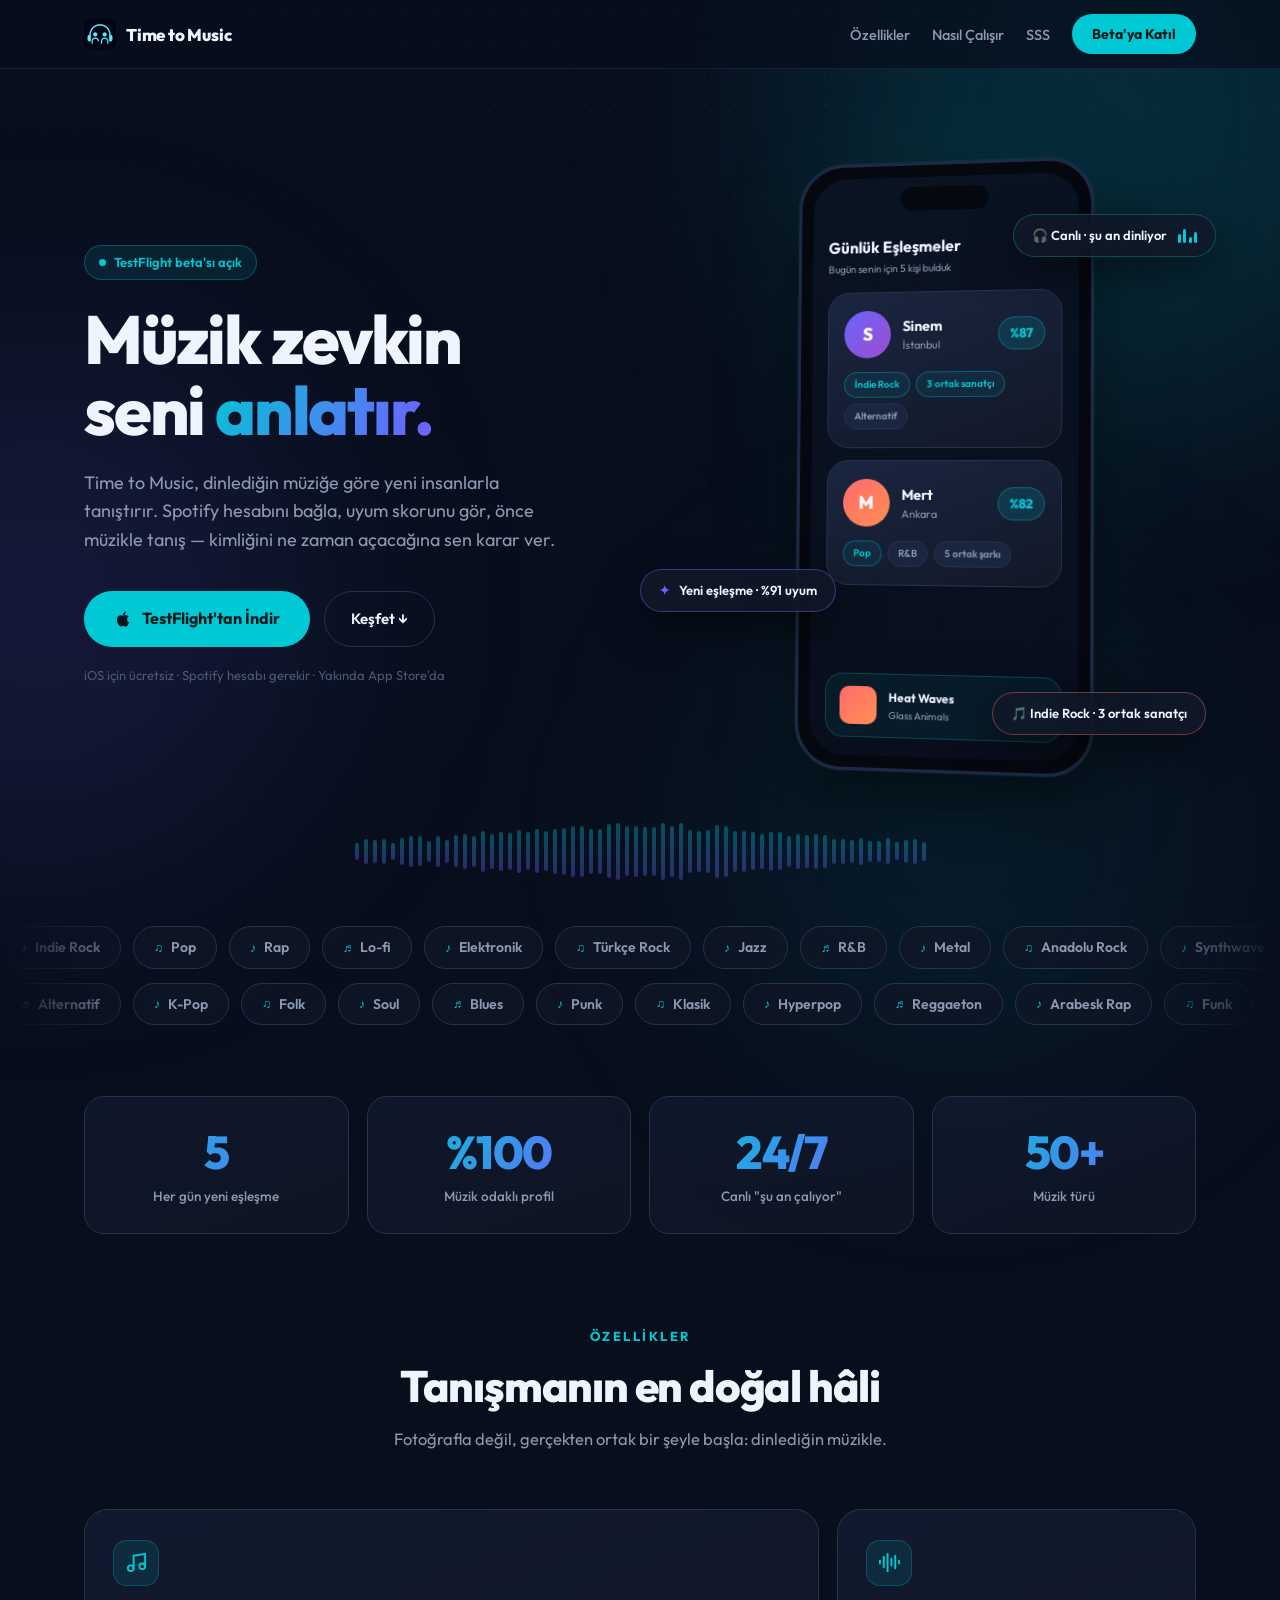
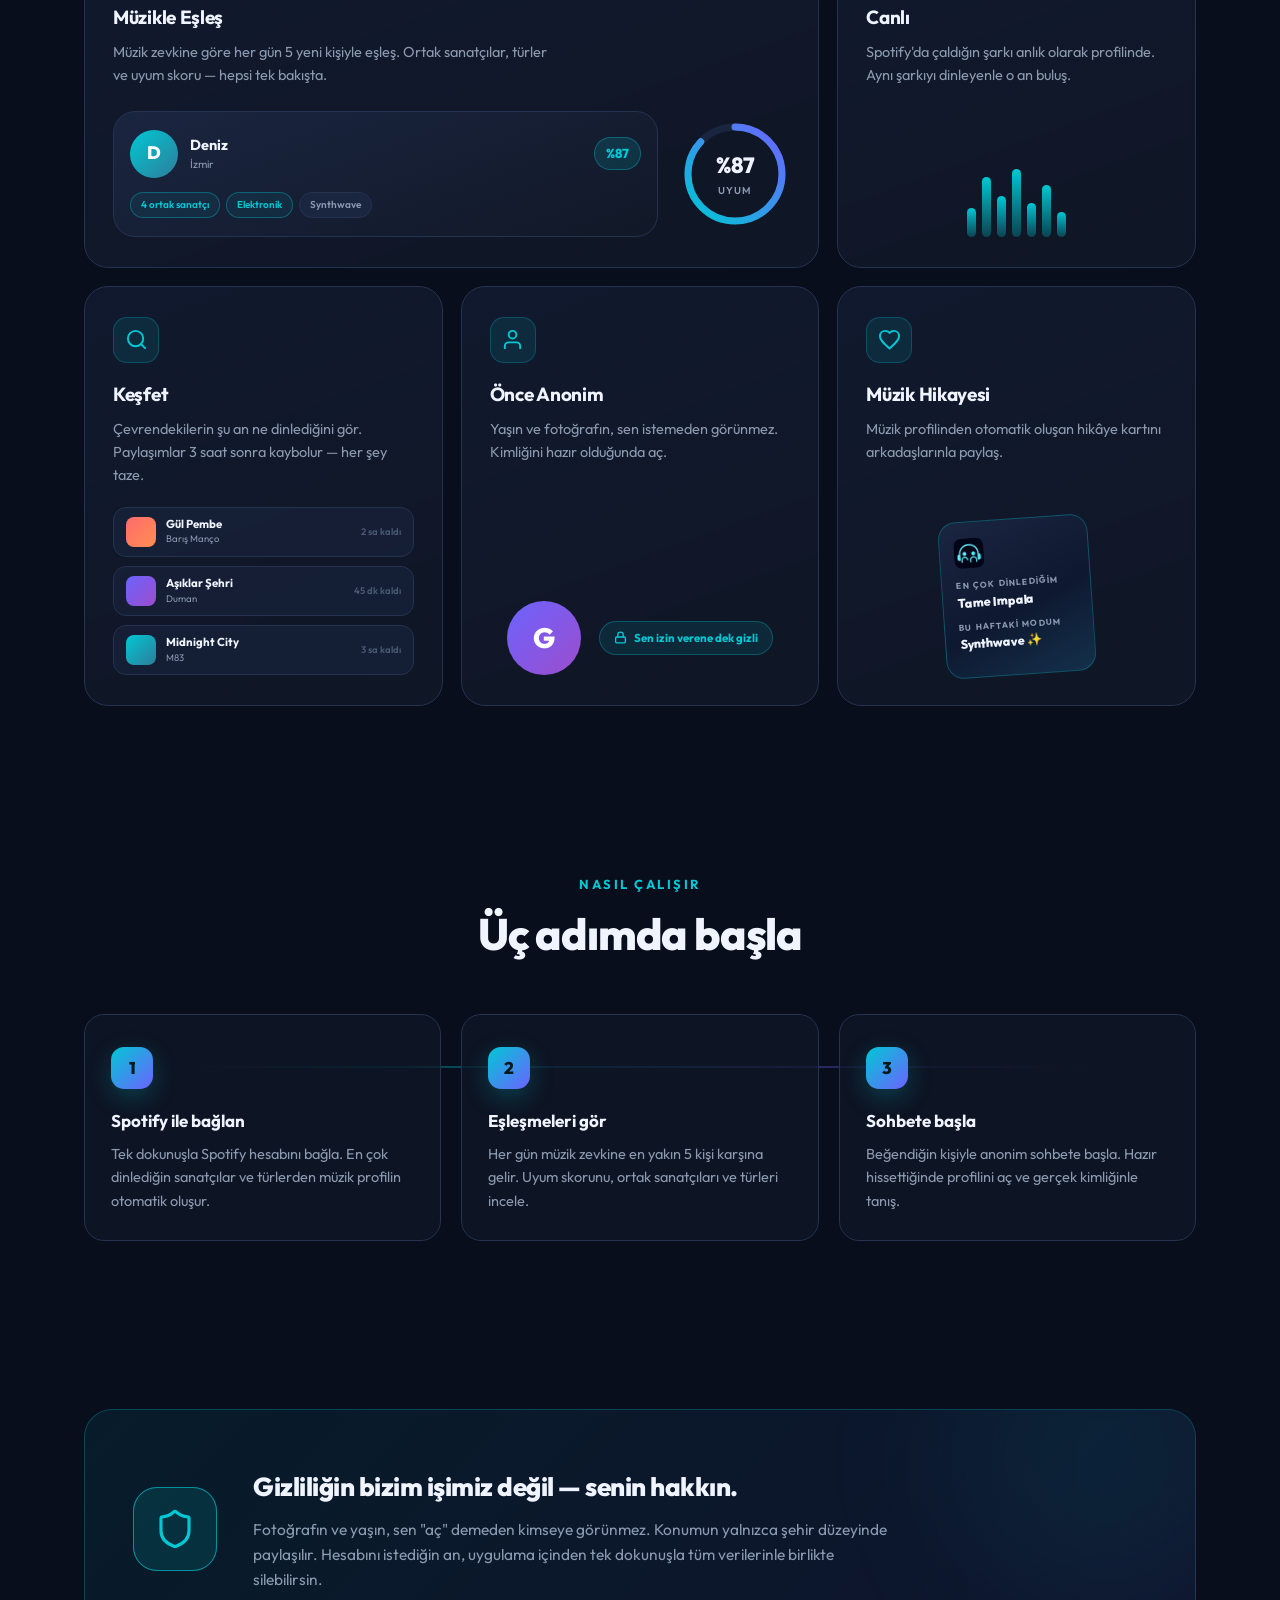
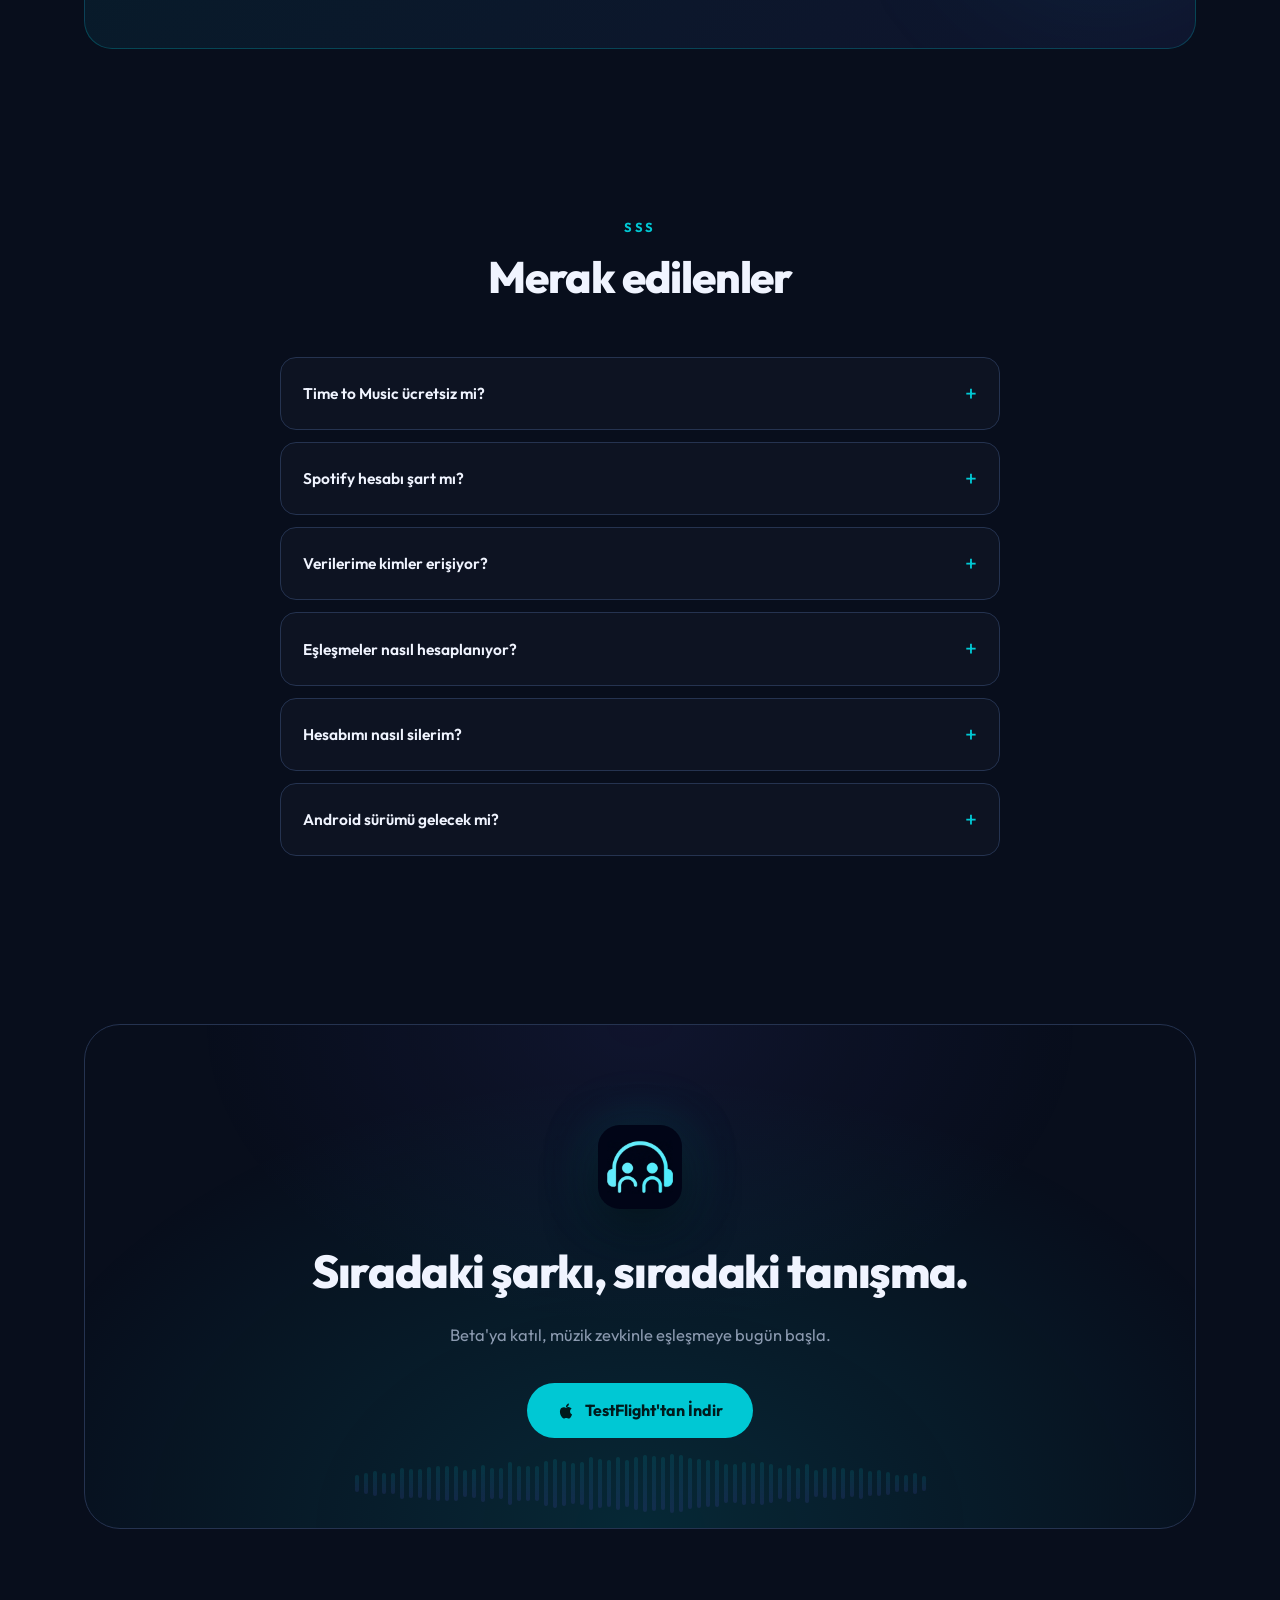
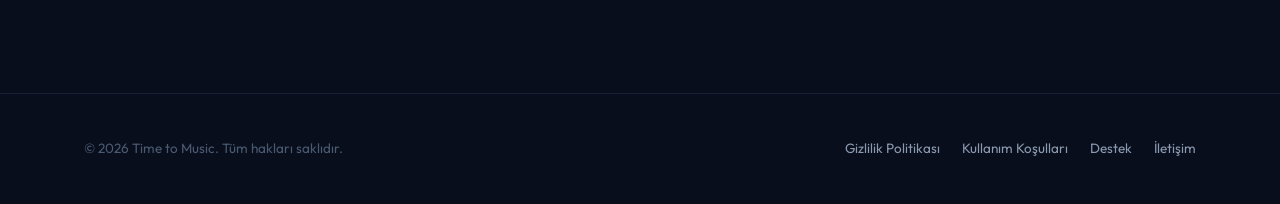
<file: index.html>
<!DOCTYPE html>
<html lang="tr">
<head>
  <meta charset="UTF-8">
  <meta name="viewport" content="width=device-width, initial-scale=1.0">
  <title>Time to Music — Müzik Zevkinle Eşleş</title>
  <meta name="description" content="Time to Music, müzik zevkine göre yeni insanlarla tanıştıran sosyal eşleşme uygulaması. Spotify hesabını bağla, uyum skorunu gör, önce müzikle tanış.">
  <meta property="og:title" content="Time to Music — Müzik Zevkinle Eşleş">
  <meta property="og:description" content="Spotify hesabını bağla, müzik zevkine göre günde 5 kişiyle eşleş, uyum skorunu gör.">
  <meta property="og:type" content="website">
  <meta property="og:url" content="https://timetomusic.com/">
  <meta property="og:image" content="https://timetomusic.com/assets/img/app-icon.png">
  <meta name="twitter:card" content="summary">
  <link rel="canonical" href="https://timetomusic.com/">
  <link rel="icon" type="image/png" href="assets/img/app-icon.png">
  <link rel="apple-touch-icon" href="assets/img/app-icon.png">
  <link rel="preconnect" href="https://fonts.googleapis.com">
  <link rel="preconnect" href="https://fonts.gstatic.com" crossorigin>
  <link href="https://fonts.googleapis.com/css2?family=Outfit:wght@400;500;600;700;800&display=swap" rel="stylesheet">
  <link rel="stylesheet" href="assets/css/site.css">
</head>
<body>

  <div class="glow glow-1"></div>
  <div class="glow glow-2"></div>
  <div class="glow glow-3"></div>

  <!-- uyum halkası gradyanı (SVG tanımı, görünmez) -->
  <svg width="0" height="0" style="position:absolute">
    <defs>
      <linearGradient id="ringGrad" x1="0%" y1="0%" x2="100%" y2="100%">
        <stop offset="0%" stop-color="#00C8D4"/>
        <stop offset="100%" stop-color="#6C63FF"/>
      </linearGradient>
    </defs>
  </svg>

  <nav id="nav">
    <div class="nav-inner">
      <a href="#" class="nav-logo">
        <img src="assets/img/app-icon.png" alt="Time to Music logosu">
        Time to Music
      </a>
      <div class="nav-links">
        <a href="#ozellikler">Özellikler</a>
        <a href="#nasil">Nasıl Çalışır</a>
        <a href="#sss">SSS</a>
        <a href="https://testflight.apple.com/join/SKZj7DAN" class="nav-cta" target="_blank" rel="noopener">Beta'ya Katıl</a>
      </div>
    </div>
  </nav>

  <main>
    <!-- ── Hero ──────────────────────────────────────────────────── -->
    <div class="container">
      <header class="hero">
        <div>
          <span class="hero-badge a1"><span class="dot"></span> TestFlight beta'sı açık</span>
          <h1 class="a2">Müzik zevkin<br>seni <span class="accent">anlatır.</span></h1>
          <p class="lead a3">
            Time to Music, dinlediğin müziğe göre yeni insanlarla tanıştırır.
            Spotify hesabını bağla, uyum skorunu gör, önce müzikle tanış —
            kimliğini ne zaman açacağına sen karar ver.
          </p>
          <div class="hero-actions a4">
            <a class="btn-primary" href="https://testflight.apple.com/join/SKZj7DAN" target="_blank" rel="noopener">
              <svg width="18" height="18" viewBox="0 0 24 24" fill="currentColor"><path d="M18.71 19.5c-.83 1.24-1.71 2.45-3.05 2.47-1.34.03-1.77-.79-3.29-.79-1.53 0-2 .77-3.27.82-1.31.05-2.3-1.32-3.14-2.53C4.25 17 2.94 12.45 4.7 9.39c.87-1.52 2.43-2.48 4.12-2.51 1.28-.02 2.5.87 3.29.87.78 0 2.26-1.07 3.81-.91.65.03 2.47.26 3.64 1.98-.09.06-2.17 1.28-2.15 3.81.03 3.02 2.65 4.03 2.68 4.04-.03.07-.42 1.44-1.38 2.83M13 3.5c.73-.83 1.94-1.46 2.94-1.5.13 1.17-.34 2.35-1.04 3.19-.69.85-1.83 1.51-2.95 1.42-.15-1.15.41-2.35 1.05-3.11z"/></svg>
              TestFlight'tan İndir
            </a>
            <a class="btn-ghost" href="#ozellikler">Keşfet ↓</a>
          </div>
          <p class="hero-note a5">iOS için ücretsiz · Spotify hesabı gerekir · Yakında App Store'da</p>
        </div>

        <!-- CSS telefon mockup'ı + süzülen kartlar -->
        <div class="phone-wrap a4" aria-hidden="true">
          <div class="float-chip fc-a">🎧 Canlı · şu an dinliyor <span class="eq"><span></span><span></span><span></span><span></span></span></div>
          <div class="float-chip fc-b"><span class="spark">✦</span> Yeni eşleşme · %91 uyum</div>
          <div class="float-chip fc-c">🎵 Indie Rock · 3 ortak sanatçı</div>
          <div class="phone" id="phone">
            <div class="phone-screen">
              <div class="phone-notch"></div>
              <div class="ps-header">
                <div>
                  <div class="ps-title">Günlük Eşleşmeler</div>
                  <div class="ps-sub">Bugün senin için 5 kişi bulduk</div>
                </div>
              </div>
              <div class="match-card">
                <div class="mc-top">
                  <div class="mc-avatar">S</div>
                  <div>
                    <div class="mc-name">Sinem</div>
                    <div class="mc-loc">İstanbul</div>
                  </div>
                  <div class="mc-score">%87</div>
                </div>
                <div class="mc-chips">
                  <span class="mc-chip hot">İndie Rock</span>
                  <span class="mc-chip hot">3 ortak sanatçı</span>
                  <span class="mc-chip">Alternatif</span>
                </div>
              </div>
              <div class="match-card">
                <div class="mc-top">
                  <div class="mc-avatar" style="background: linear-gradient(135deg, #FF6B6B, #FF8E53);">M</div>
                  <div>
                    <div class="mc-name">Mert</div>
                    <div class="mc-loc">Ankara</div>
                  </div>
                  <div class="mc-score">%82</div>
                </div>
                <div class="mc-chips">
                  <span class="mc-chip hot">Pop</span>
                  <span class="mc-chip">R&B</span>
                  <span class="mc-chip">5 ortak şarkı</span>
                </div>
              </div>
              <div class="now-playing">
                <div class="np-art"></div>
                <div>
                  <div class="np-track">Heat Waves</div>
                  <div class="np-artist">Glass Animals</div>
                </div>
                <div class="eq"><span></span><span></span><span></span><span></span></div>
              </div>
            </div>
          </div>
        </div>
      </header>
    </div>

    <!-- ── Ses dalgası ───────────────────────────────────────────── -->
    <div class="soundwave" aria-hidden="true"></div>

    <!-- ── Tür marquee'si ────────────────────────────────────────── -->
    <div class="marquee-zone" aria-hidden="true">
      <div class="marquee">
        <div class="marquee-track">
          <span class="genre-chip"><span class="note">♪</span> Indie Rock</span>
          <span class="genre-chip"><span class="note">♫</span> Pop</span>
          <span class="genre-chip"><span class="note">♪</span> Rap</span>
          <span class="genre-chip"><span class="note">♬</span> Lo-fi</span>
          <span class="genre-chip"><span class="note">♪</span> Elektronik</span>
          <span class="genre-chip"><span class="note">♫</span> Türkçe Rock</span>
          <span class="genre-chip"><span class="note">♪</span> Jazz</span>
          <span class="genre-chip"><span class="note">♬</span> R&B</span>
          <span class="genre-chip"><span class="note">♪</span> Metal</span>
          <span class="genre-chip"><span class="note">♫</span> Anadolu Rock</span>
          <span class="genre-chip"><span class="note">♪</span> Synthwave</span>
          <span class="genre-chip"><span class="note">♬</span> House</span>
        </div>
      </div>
      <div class="marquee rev">
        <div class="marquee-track">
          <span class="genre-chip"><span class="note">♬</span> Alternatif</span>
          <span class="genre-chip"><span class="note">♪</span> K-Pop</span>
          <span class="genre-chip"><span class="note">♫</span> Folk</span>
          <span class="genre-chip"><span class="note">♪</span> Soul</span>
          <span class="genre-chip"><span class="note">♬</span> Blues</span>
          <span class="genre-chip"><span class="note">♪</span> Punk</span>
          <span class="genre-chip"><span class="note">♫</span> Klasik</span>
          <span class="genre-chip"><span class="note">♪</span> Hyperpop</span>
          <span class="genre-chip"><span class="note">♬</span> Reggaeton</span>
          <span class="genre-chip"><span class="note">♪</span> Arabesk Rap</span>
          <span class="genre-chip"><span class="note">♫</span> Funk</span>
          <span class="genre-chip"><span class="note">♪</span> Disco</span>
        </div>
      </div>
    </div>

    <!-- ── İstatistik bandı ──────────────────────────────────────── -->
    <div class="container">
      <div class="stats reveal">
        <div class="stat">
          <div class="stat-num" data-count="5">0</div>
          <div class="stat-label">Her gün yeni eşleşme</div>
        </div>
        <div class="stat">
          <div class="stat-num" data-count="100" data-prefix="%">%0</div>
          <div class="stat-label">Müzik odaklı profil</div>
        </div>
        <div class="stat">
          <div class="stat-num" data-count="24" data-suffix="/7">0/7</div>
          <div class="stat-label">Canlı "şu an çalıyor"</div>
        </div>
        <div class="stat">
          <div class="stat-num" data-count="50" data-suffix="+">0+</div>
          <div class="stat-label">Müzik türü</div>
        </div>
      </div>
    </div>

    <!-- ── Özellikler (bento) ────────────────────────────────────── -->
    <section id="ozellikler">
      <div class="container">
        <div class="section-head reveal">
          <div class="kicker">Özellikler</div>
          <h2>Tanışmanın en doğal hâli</h2>
          <p>Fotoğrafla değil, gerçekten ortak bir şeyle başla: dinlediğin müzikle.</p>
        </div>
        <div class="bento">

          <div class="bento-card b-lg spot reveal">
            <div class="bc-icon">
              <svg viewBox="0 0 24 24" fill="none" stroke-width="2" stroke-linecap="round" stroke-linejoin="round"><path d="M9 18V5l12-2v13"/><circle cx="6" cy="18" r="3"/><circle cx="18" cy="16" r="3"/></svg>
            </div>
            <h3>Müzikle Eşleş</h3>
            <p>Müzik zevkine göre her gün 5 yeni kişiyle eşleş. Ortak sanatçılar, türler ve uyum skoru — hepsi tek bakışta.</p>
            <div class="bc-visual match-demo">
              <div class="match-card">
                <div class="mc-top">
                  <div class="mc-avatar" style="background: linear-gradient(135deg, #00C8D4, #2E7D9A);">D</div>
                  <div>
                    <div class="mc-name">Deniz</div>
                    <div class="mc-loc">İzmir</div>
                  </div>
                  <div class="mc-score">%87</div>
                </div>
                <div class="mc-chips">
                  <span class="mc-chip hot">4 ortak sanatçı</span>
                  <span class="mc-chip hot">Elektronik</span>
                  <span class="mc-chip">Synthwave</span>
                </div>
              </div>
              <div class="ring-wrap">
                <svg class="ring" viewBox="0 0 110 110">
                  <circle class="ring-bg" cx="55" cy="55" r="47" pathLength="100"/>
                  <circle class="ring-fg" cx="55" cy="55" r="47" pathLength="100"/>
                </svg>
                <div class="ring-label"><b>%87</b><span>uyum</span></div>
              </div>
            </div>
          </div>

          <div class="bento-card b-sm spot reveal" style="--rd:.1s">
            <div class="bc-icon">
              <svg viewBox="0 0 24 24" fill="none" stroke-width="2" stroke-linecap="round" stroke-linejoin="round"><path d="M2 10v3"/><path d="M6 6v11"/><path d="M10 3v18"/><path d="M14 8v7"/><path d="M18 5v13"/><path d="M22 10v3"/></svg>
            </div>
            <h3>Canlı</h3>
            <p>Spotify'da çaldığın şarkı anlık olarak profilinde. Aynı şarkıyı dinleyenle o an buluş.</p>
            <div class="live-demo" aria-hidden="true"><i></i><i></i><i></i><i></i><i></i><i></i><i></i></div>
          </div>

          <div class="bento-card b-sm spot reveal">
            <div class="bc-icon">
              <svg viewBox="0 0 24 24" fill="none" stroke-width="2" stroke-linecap="round" stroke-linejoin="round"><circle cx="11" cy="11" r="8"/><path d="m21 21-4.3-4.3"/></svg>
            </div>
            <h3>Keşfet</h3>
            <p>Çevrendekilerin şu an ne dinlediğini gör. Paylaşımlar 3 saat sonra kaybolur — her şey taze.</p>
            <div class="discover-demo" aria-hidden="true">
              <div class="dd-row dd-1">
                <div class="dd-art"></div>
                <div><div class="dd-name">Gül Pembe</div><div class="dd-sub">Barış Manço</div></div>
                <div class="dd-time">2 sa kaldı</div>
              </div>
              <div class="dd-row dd-2">
                <div class="dd-art"></div>
                <div><div class="dd-name">Aşıklar Şehri</div><div class="dd-sub">Duman</div></div>
                <div class="dd-time">45 dk kaldı</div>
              </div>
              <div class="dd-row dd-3">
                <div class="dd-art"></div>
                <div><div class="dd-name">Midnight City</div><div class="dd-sub">M83</div></div>
                <div class="dd-time">3 sa kaldı</div>
              </div>
            </div>
          </div>

          <div class="bento-card b-sm spot reveal" style="--rd:.1s">
            <div class="bc-icon">
              <svg viewBox="0 0 24 24" fill="none" stroke-width="2" stroke-linecap="round" stroke-linejoin="round"><path d="M20 21v-2a4 4 0 0 0-4-4H8a4 4 0 0 0-4 4v2"/><circle cx="12" cy="7" r="4"/></svg>
            </div>
            <h3>Önce Anonim</h3>
            <p>Yaşın ve fotoğrafın, sen istemeden görünmez. Kimliğini hazır olduğunda aç.</p>
            <div class="anon-demo" aria-hidden="true">
              <div class="anon-face">G</div>
              <span class="anon-lock">
                <svg viewBox="0 0 24 24" fill="none" stroke-width="2.5" stroke-linecap="round" stroke-linejoin="round"><rect width="18" height="11" x="3" y="11" rx="2"/><path d="M7 11V7a5 5 0 0 1 10 0v4"/></svg>
                Sen izin verene dek gizli
              </span>
            </div>
          </div>

          <div class="bento-card b-sm spot reveal" style="--rd:.2s">
            <div class="bc-icon">
              <svg viewBox="0 0 24 24" fill="none" stroke-width="2" stroke-linecap="round" stroke-linejoin="round"><path d="M12 21.35l-1.45-1.32C5.4 15.36 2 12.28 2 8.5 2 5.42 4.42 3 7.5 3c1.74 0 3.41.81 4.5 2.09C13.09 3.81 14.76 3 16.5 3 19.58 3 22 5.42 22 8.5c0 3.78-3.4 6.86-8.55 11.54L12 21.35z"/></svg>
            </div>
            <h3>Müzik Hikayesi</h3>
            <p>Müzik profilinden otomatik oluşan hikâye kartını arkadaşlarınla paylaş.</p>
            <div class="story-demo" aria-hidden="true">
              <div class="story-card">
                <img src="assets/img/app-icon.png" alt="">
                <div class="story-k">En çok dinlediğim</div>
                <div class="story-v">Tame Impala</div>
                <div class="story-k">Bu haftaki modum</div>
                <div class="story-v">Synthwave ✨</div>
              </div>
            </div>
          </div>

        </div>
      </div>
    </section>

    <!-- ── Nasıl çalışır ─────────────────────────────────────────── -->
    <section id="nasil">
      <div class="container">
        <div class="section-head reveal">
          <div class="kicker">Nasıl Çalışır</div>
          <h2>Üç adımda başla</h2>
        </div>
        <div class="steps reveal">
          <div class="step">
            <div class="step-num">1</div>
            <h3>Spotify ile bağlan</h3>
            <p>Tek dokunuşla Spotify hesabını bağla. En çok dinlediğin sanatçılar ve türlerden müzik profilin otomatik oluşur.</p>
          </div>
          <div class="step">
            <div class="step-num">2</div>
            <h3>Eşleşmeleri gör</h3>
            <p>Her gün müzik zevkine en yakın 5 kişi karşına gelir. Uyum skorunu, ortak sanatçıları ve türleri incele.</p>
          </div>
          <div class="step">
            <div class="step-num">3</div>
            <h3>Sohbete başla</h3>
            <p>Beğendiğin kişiyle anonim sohbete başla. Hazır hissettiğinde profilini aç ve gerçek kimliğinle tanış.</p>
          </div>
        </div>
      </div>
    </section>

    <!-- ── Gizlilik vurgusu ──────────────────────────────────────── -->
    <section>
      <div class="container">
        <div class="privacy-banner reveal">
          <div class="pb-icon">
            <svg viewBox="0 0 24 24" fill="none" stroke-width="1.8" stroke-linecap="round" stroke-linejoin="round"><path d="M20 13c0 5-3.5 7.5-7.66 8.95a1 1 0 0 1-.67-.01C7.5 20.5 4 18 4 13V6a1 1 0 0 1 1-1c2 0 4.5-1.2 6.24-2.72a1.17 1.17 0 0 1 1.52 0C14.51 3.81 17 5 19 5a1 1 0 0 1 1 1z"/></svg>
          </div>
          <div>
            <h2>Gizliliğin bizim işimiz değil — senin hakkın.</h2>
            <p>
              Fotoğrafın ve yaşın, sen "aç" demeden kimseye görünmez. Konumun yalnızca şehir
              düzeyinde paylaşılır. Hesabını istediğin an, uygulama içinden tek dokunuşla
              tüm verilerinle birlikte silebilirsin.
            </p>
          </div>
        </div>
      </div>
    </section>

    <!-- ── SSS ───────────────────────────────────────────────────── -->
    <section id="sss">
      <div class="container">
        <div class="section-head reveal">
          <div class="kicker">SSS</div>
          <h2>Merak edilenler</h2>
        </div>
        <div class="faq-list reveal">
          <details>
            <summary>Time to Music ücretsiz mi?</summary>
            <div class="faq-body">Evet, uygulama tamamen ücretsiz. Şu an TestFlight üzerinden beta sürümünü deneyebilirsin; yakında App Store'da da yayında olacak.</div>
          </details>
          <details>
            <summary>Spotify hesabı şart mı?</summary>
            <div class="faq-body">Evet. Müzik profilin, eşleşmelerin ve "şu an çalıyor" özelliği Spotify dinleme verilerinle oluşur. Ücretsiz Spotify hesabı da yeterlidir.</div>
          </details>
          <details>
            <summary>Verilerime kimler erişiyor?</summary>
            <div class="faq-body">Müzik profilin yalnızca uygulama içindeki diğer kullanıcılara, sınırlı biçimde gösterilir. Fotoğrafın ve yaşın sen izin vermeden görünmez. Verilerini asla satmayız; detaylar için <a href="gizlilik.html">Gizlilik Politikası</a>'na göz at.</div>
          </details>
          <details>
            <summary>Eşleşmeler nasıl hesaplanıyor?</summary>
            <div class="faq-body">Ortak sanatçılar, türler ve dinleme alışkanlıkların karşılaştırılarak bir uyum skoru hesaplanır. Her gün sana en yakın 5 profil önerilir.</div>
          </details>
          <details>
            <summary>Hesabımı nasıl silerim?</summary>
            <div class="faq-body">Uygulama içinden Ayarlar → Hesabı Sil adımıyla hesabını ve tüm verilerini kalıcı olarak silebilirsin. Ek bir onay süreci ya da bekleme yoktur.</div>
          </details>
          <details>
            <summary>Android sürümü gelecek mi?</summary>
            <div class="faq-body">Şu an önceliğimiz iOS. Android sürümü yol haritamızda — haberdar olmak için TestFlight sayfasını takip edebilirsin.</div>
          </details>
        </div>
      </div>
    </section>

    <!-- ── Son CTA ───────────────────────────────────────────────── -->
    <section>
      <div class="container">
        <div class="final-cta reveal">
          <div class="soundwave" aria-hidden="true"></div>
          <img class="cta-icon" src="assets/img/app-icon.png" alt="Time to Music uygulama ikonu">
          <h2>Sıradaki şarkı, sıradaki tanışma.</h2>
          <p>Beta'ya katıl, müzik zevkinle eşleşmeye bugün başla.</p>
          <a class="btn-primary" href="https://testflight.apple.com/join/SKZj7DAN" target="_blank" rel="noopener">
            <svg width="18" height="18" viewBox="0 0 24 24" fill="currentColor"><path d="M18.71 19.5c-.83 1.24-1.71 2.45-3.05 2.47-1.34.03-1.77-.79-3.29-.79-1.53 0-2 .77-3.27.82-1.31.05-2.3-1.32-3.14-2.53C4.25 17 2.94 12.45 4.7 9.39c.87-1.52 2.43-2.48 4.12-2.51 1.28-.02 2.5.87 3.29.87.78 0 2.26-1.07 3.81-.91.65.03 2.47.26 3.64 1.98-.09.06-2.17 1.28-2.15 3.81.03 3.02 2.65 4.03 2.68 4.04-.03.07-.42 1.44-1.38 2.83M13 3.5c.73-.83 1.94-1.46 2.94-1.5.13 1.17-.34 2.35-1.04 3.19-.69.85-1.83 1.51-2.95 1.42-.15-1.15.41-2.35 1.05-3.11z"/></svg>
            TestFlight'tan İndir
          </a>
        </div>
      </div>
    </section>
  </main>

  <footer>
    <div class="footer-inner">
      <span class="copy">© 2026 Time to Music. Tüm hakları saklıdır.</span>
      <div class="footer-links">
        <a href="gizlilik.html">Gizlilik Politikası</a>
        <a href="kosullar.html">Kullanım Koşulları</a>
        <a href="destek.html">Destek</a>
        <a href="mailto:timetomusic@hotmail.com">İletişim</a>
      </div>
    </div>
  </footer>

  <script>
    const reducedMotion = window.matchMedia("(prefers-reduced-motion: reduce)").matches;

    // Kaydırınca yumuşak görünme animasyonu
    const observer = new IntersectionObserver((entries) => {
      entries.forEach((e) => {
        if (e.isIntersecting) {
          e.target.classList.add("visible");
          observer.unobserve(e.target);
        }
      });
    }, { threshold: 0.12 });
    document.querySelectorAll(".reveal").forEach((el) => observer.observe(el));

    // Ses dalgası çubuklarını üret
    document.querySelectorAll(".soundwave").forEach((wave) => {
      const count = 64;
      for (let i = 0; i < count; i++) {
        const bar = document.createElement("i");
        // ortaya doğru yükselen, hafif rastgele bir dalga formu
        const center = 1 - Math.abs(i - count / 2) / (count / 2);
        const h = 12 + center * 36 + Math.random() * 14;
        bar.style.height = h + "px";
        bar.style.animationDelay = (Math.random() * -1.6).toFixed(2) + "s";
        bar.style.animationDuration = (1.2 + Math.random() * 0.9).toFixed(2) + "s";
        wave.appendChild(bar);
      }
    });

    // Marquee içeriğini iki katına çıkar (kesintisiz döngü için)
    document.querySelectorAll(".marquee-track").forEach((t) => {
      t.innerHTML += t.innerHTML;
    });

    // İstatistik sayaçları
    const counterObs = new IntersectionObserver((entries) => {
      entries.forEach((e) => {
        if (!e.isIntersecting) return;
        counterObs.unobserve(e.target);
        const el = e.target;
        const target = +el.dataset.count;
        const prefix = el.dataset.prefix || "";
        const suffix = el.dataset.suffix || "";
        if (reducedMotion || target === 0) {
          el.textContent = prefix + target + suffix;
          return;
        }
        const dur = 1300;
        const start = performance.now();
        const tick = (now) => {
          const p = Math.min((now - start) / dur, 1);
          const eased = 1 - Math.pow(1 - p, 3);
          el.textContent = prefix + Math.round(eased * target) + suffix;
          if (p < 1) requestAnimationFrame(tick);
        };
        requestAnimationFrame(tick);
      });
    }, { threshold: 0.4 });
    document.querySelectorAll(".stat-num").forEach((el) => counterObs.observe(el));

    // Telefonu mouse'a göre eğ (yalnızca masaüstü)
    const phone = document.getElementById("phone");
    const phoneWrap = document.querySelector(".phone-wrap");
    if (phone && !reducedMotion && window.matchMedia("(pointer: fine)").matches) {
      phoneWrap.addEventListener("mousemove", (e) => {
        const r = phoneWrap.getBoundingClientRect();
        const x = (e.clientX - r.left) / r.width - 0.5;
        const y = (e.clientY - r.top) / r.height - 0.5;
        phone.style.transform = `rotateY(${-9 + x * 14}deg) rotateX(${2 - y * 10}deg)`;
      });
      phoneWrap.addEventListener("mouseleave", () => {
        phone.style.transform = "";
      });
    }

    // Bento kartlarında spot ışığı
    document.querySelectorAll(".spot").forEach((card) => {
      card.addEventListener("mousemove", (e) => {
        const r = card.getBoundingClientRect();
        card.style.setProperty("--mx", (e.clientX - r.left) + "px");
        card.style.setProperty("--my", (e.clientY - r.top) + "px");
      });
    });

    // Kaydırınca nav'a gölge
    const nav = document.getElementById("nav");
    window.addEventListener("scroll", () => {
      nav.classList.toggle("scrolled", window.scrollY > 12);
    }, { passive: true });
  </script>
</body>
</html>
</file>
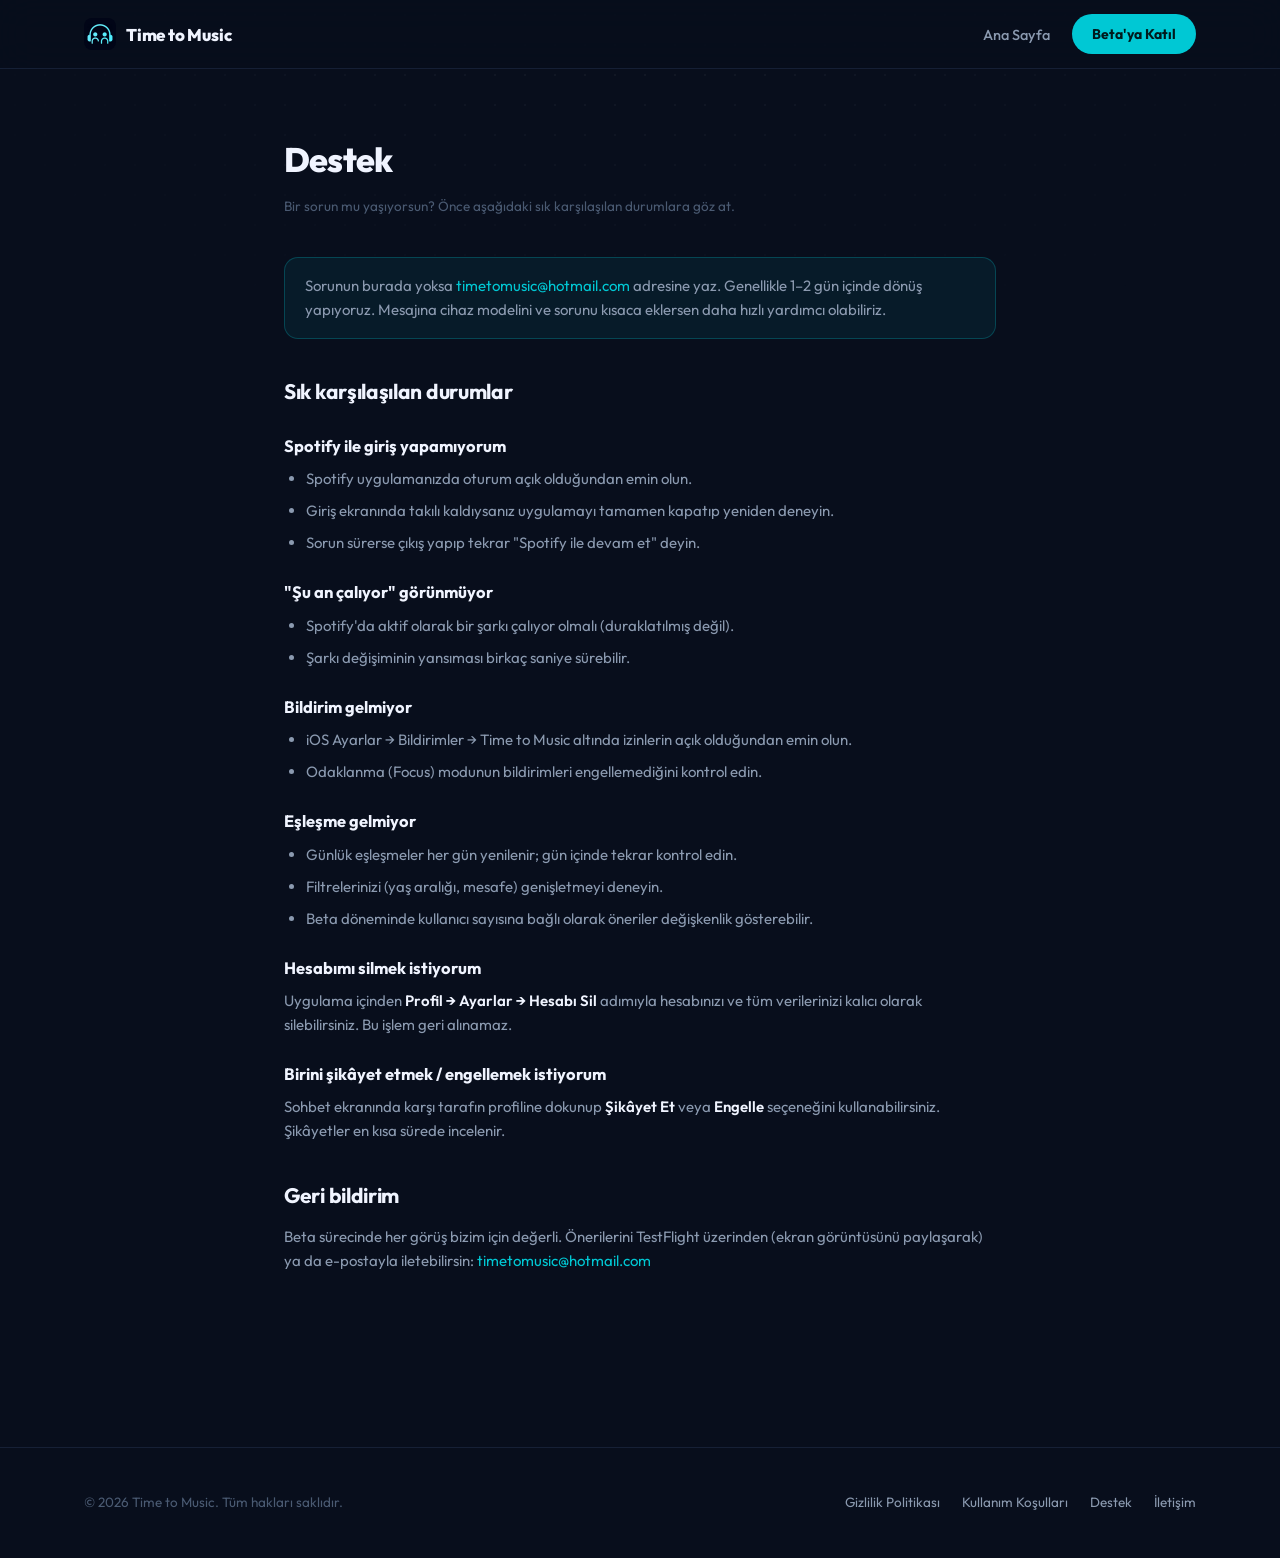
<file: destek.html>
<!DOCTYPE html>
<html lang="tr">
<head>
  <meta charset="UTF-8">
  <meta name="viewport" content="width=device-width, initial-scale=1.0">
  <title>Destek — Time to Music</title>
  <meta name="description" content="Time to Music destek sayfası: sık sorulan sorular ve iletişim.">
  <meta name="robots" content="index, follow">
  <link rel="canonical" href="https://timetomusic.com/destek.html">
  <link rel="icon" type="image/png" href="assets/img/app-icon.png">
  <link rel="preconnect" href="https://fonts.googleapis.com">
  <link rel="preconnect" href="https://fonts.gstatic.com" crossorigin>
  <link href="https://fonts.googleapis.com/css2?family=Outfit:wght@400;500;600;700;800&display=swap" rel="stylesheet">
  <link rel="stylesheet" href="assets/css/site.css">
</head>
<body>

  <nav>
    <div class="nav-inner">
      <a href="index.html" class="nav-logo">
        <img src="assets/img/app-icon.png" alt="Time to Music logosu">
        Time to Music
      </a>
      <div class="nav-links">
        <a href="index.html">Ana Sayfa</a>
        <a href="https://testflight.apple.com/join/SKZj7DAN" class="nav-cta" target="_blank" rel="noopener">Beta'ya Katıl</a>
      </div>
    </div>
  </nav>

  <main class="doc">
    <h1>Destek</h1>
    <p class="updated">Bir sorun mu yaşıyorsun? Önce aşağıdaki sık karşılaşılan durumlara göz at.</p>

    <div class="callout">
      <p>
        Sorunun burada yoksa <a href="mailto:timetomusic@hotmail.com?subject=Time%20to%20Music%20Destek">timetomusic@hotmail.com</a>
        adresine yaz. Genellikle 1–2 gün içinde dönüş yapıyoruz. Mesajına cihaz modelini ve
        sorunu kısaca eklersen daha hızlı yardımcı olabiliriz.
      </p>
    </div>

    <h2>Sık karşılaşılan durumlar</h2>

    <h3>Spotify ile giriş yapamıyorum</h3>
    <ul>
      <li>Spotify uygulamanızda oturum açık olduğundan emin olun.</li>
      <li>Giriş ekranında takılı kaldıysanız uygulamayı tamamen kapatıp yeniden deneyin.</li>
      <li>Sorun sürerse çıkış yapıp tekrar "Spotify ile devam et" deyin.</li>
    </ul>

    <h3>"Şu an çalıyor" görünmüyor</h3>
    <ul>
      <li>Spotify'da aktif olarak bir şarkı çalıyor olmalı (duraklatılmış değil).</li>
      <li>Şarkı değişiminin yansıması birkaç saniye sürebilir.</li>
    </ul>

    <h3>Bildirim gelmiyor</h3>
    <ul>
      <li>iOS Ayarlar → Bildirimler → Time to Music altında izinlerin açık olduğundan emin olun.</li>
      <li>Odaklanma (Focus) modunun bildirimleri engellemediğini kontrol edin.</li>
    </ul>

    <h3>Eşleşme gelmiyor</h3>
    <ul>
      <li>Günlük eşleşmeler her gün yenilenir; gün içinde tekrar kontrol edin.</li>
      <li>Filtrelerinizi (yaş aralığı, mesafe) genişletmeyi deneyin.</li>
      <li>Beta döneminde kullanıcı sayısına bağlı olarak öneriler değişkenlik gösterebilir.</li>
    </ul>

    <h3>Hesabımı silmek istiyorum</h3>
    <p>
      Uygulama içinden <strong>Profil → Ayarlar → Hesabı Sil</strong> adımıyla hesabınızı ve tüm
      verilerinizi kalıcı olarak silebilirsiniz. Bu işlem geri alınamaz.
    </p>

    <h3>Birini şikâyet etmek / engellemek istiyorum</h3>
    <p>
      Sohbet ekranında karşı tarafın profiline dokunup <strong>Şikâyet Et</strong> veya
      <strong>Engelle</strong> seçeneğini kullanabilirsiniz. Şikâyetler en kısa sürede incelenir.
    </p>

    <h2>Geri bildirim</h2>
    <p>
      Beta sürecinde her görüş bizim için değerli. Önerilerini TestFlight üzerinden
      (ekran görüntüsünü paylaşarak) ya da e-postayla iletebilirsin:
      <a href="mailto:timetomusic@hotmail.com?subject=Time%20to%20Music%20Geri%20Bildirim">timetomusic@hotmail.com</a>
    </p>
  </main>

  <footer>
    <div class="footer-inner">
      <span class="copy">© 2026 Time to Music. Tüm hakları saklıdır.</span>
      <div class="footer-links">
        <a href="gizlilik.html">Gizlilik Politikası</a>
        <a href="kosullar.html">Kullanım Koşulları</a>
        <a href="destek.html">Destek</a>
        <a href="mailto:timetomusic@hotmail.com">İletişim</a>
      </div>
    </div>
  </footer>
</body>
</html>
</file>
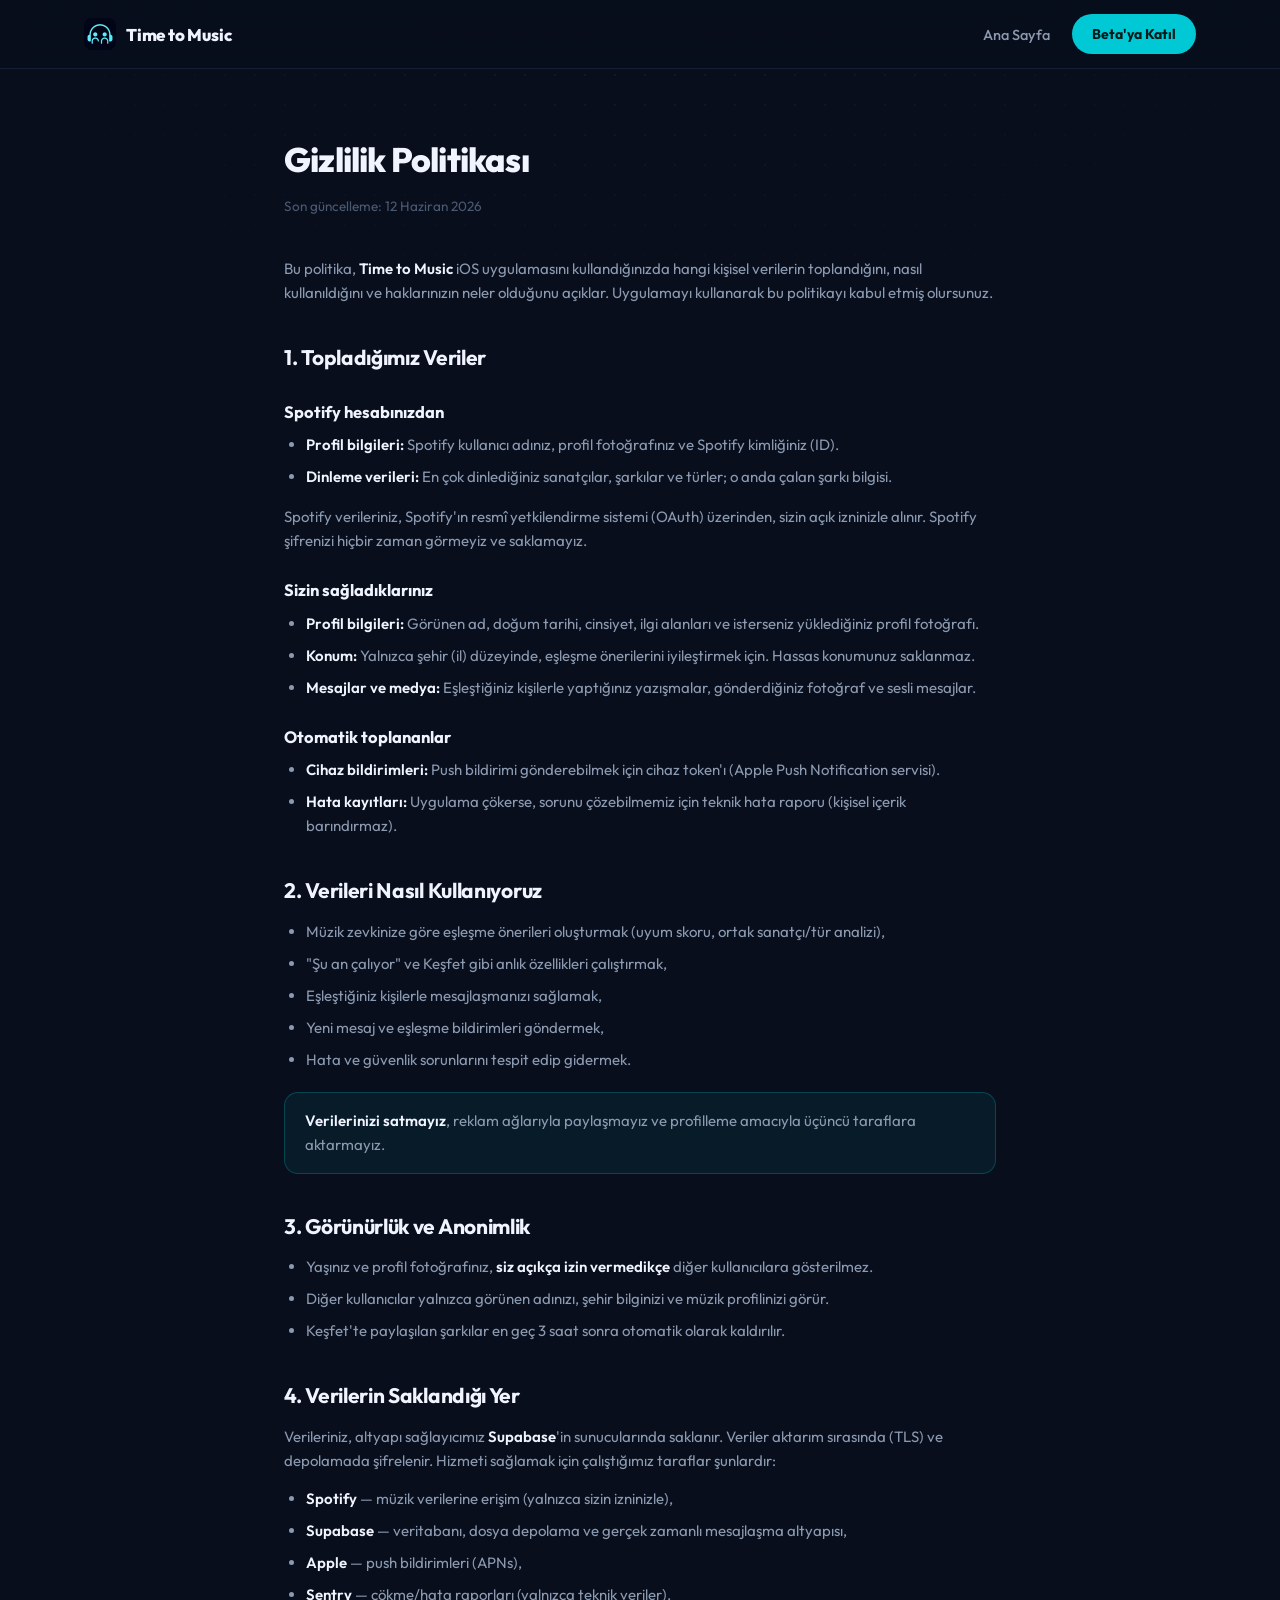
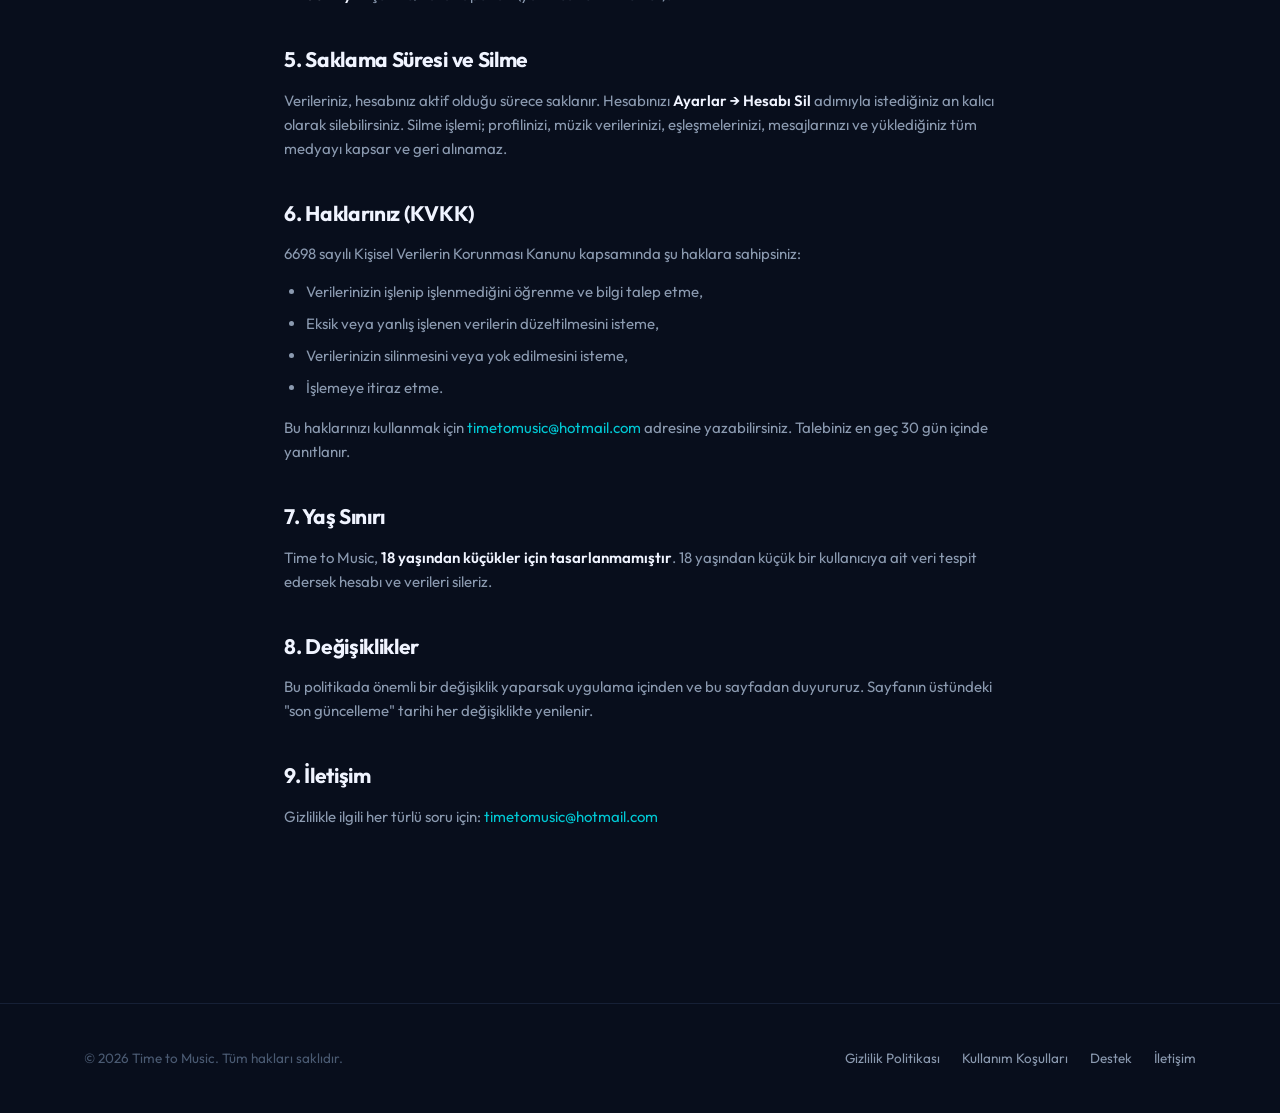
<file: gizlilik.html>
<!DOCTYPE html>
<html lang="tr">
<head>
  <meta charset="UTF-8">
  <meta name="viewport" content="width=device-width, initial-scale=1.0">
  <title>Gizlilik Politikası — Time to Music</title>
  <meta name="description" content="Time to Music gizlilik politikası: hangi verileri topluyoruz, nasıl kullanıyoruz, haklarınız neler.">
  <meta name="robots" content="index, follow">
  <link rel="canonical" href="https://timetomusic.com/gizlilik.html">
  <link rel="icon" type="image/png" href="assets/img/app-icon.png">
  <link rel="preconnect" href="https://fonts.googleapis.com">
  <link rel="preconnect" href="https://fonts.gstatic.com" crossorigin>
  <link href="https://fonts.googleapis.com/css2?family=Outfit:wght@400;500;600;700;800&display=swap" rel="stylesheet">
  <link rel="stylesheet" href="assets/css/site.css">
</head>
<body>

  <nav>
    <div class="nav-inner">
      <a href="index.html" class="nav-logo">
        <img src="assets/img/app-icon.png" alt="Time to Music logosu">
        Time to Music
      </a>
      <div class="nav-links">
        <a href="index.html">Ana Sayfa</a>
        <a href="https://testflight.apple.com/join/SKZj7DAN" class="nav-cta" target="_blank" rel="noopener">Beta'ya Katıl</a>
      </div>
    </div>
  </nav>

  <main class="doc">
    <h1>Gizlilik Politikası</h1>
    <p class="updated">Son güncelleme: 12 Haziran 2026</p>

    <p>
      Bu politika, <strong>Time to Music</strong> iOS uygulamasını kullandığınızda hangi kişisel
      verilerin toplandığını, nasıl kullanıldığını ve haklarınızın neler olduğunu açıklar.
      Uygulamayı kullanarak bu politikayı kabul etmiş olursunuz.
    </p>

    <h2>1. Topladığımız Veriler</h2>

    <h3>Spotify hesabınızdan</h3>
    <ul>
      <li><strong>Profil bilgileri:</strong> Spotify kullanıcı adınız, profil fotoğrafınız ve Spotify kimliğiniz (ID).</li>
      <li><strong>Dinleme verileri:</strong> En çok dinlediğiniz sanatçılar, şarkılar ve türler; o anda çalan şarkı bilgisi.</li>
    </ul>
    <p>
      Spotify verileriniz, Spotify'ın resmî yetkilendirme sistemi (OAuth) üzerinden, sizin açık
      izninizle alınır. Spotify şifrenizi hiçbir zaman görmeyiz ve saklamayız.
    </p>

    <h3>Sizin sağladıklarınız</h3>
    <ul>
      <li><strong>Profil bilgileri:</strong> Görünen ad, doğum tarihi, cinsiyet, ilgi alanları ve isterseniz yüklediğiniz profil fotoğrafı.</li>
      <li><strong>Konum:</strong> Yalnızca şehir (il) düzeyinde, eşleşme önerilerini iyileştirmek için. Hassas konumunuz saklanmaz.</li>
      <li><strong>Mesajlar ve medya:</strong> Eşleştiğiniz kişilerle yaptığınız yazışmalar, gönderdiğiniz fotoğraf ve sesli mesajlar.</li>
    </ul>

    <h3>Otomatik toplananlar</h3>
    <ul>
      <li><strong>Cihaz bildirimleri:</strong> Push bildirimi gönderebilmek için cihaz token'ı (Apple Push Notification servisi).</li>
      <li><strong>Hata kayıtları:</strong> Uygulama çökerse, sorunu çözebilmemiz için teknik hata raporu (kişisel içerik barındırmaz).</li>
    </ul>

    <h2>2. Verileri Nasıl Kullanıyoruz</h2>
    <ul>
      <li>Müzik zevkinize göre eşleşme önerileri oluşturmak (uyum skoru, ortak sanatçı/tür analizi),</li>
      <li>"Şu an çalıyor" ve Keşfet gibi anlık özellikleri çalıştırmak,</li>
      <li>Eşleştiğiniz kişilerle mesajlaşmanızı sağlamak,</li>
      <li>Yeni mesaj ve eşleşme bildirimleri göndermek,</li>
      <li>Hata ve güvenlik sorunlarını tespit edip gidermek.</li>
    </ul>
    <div class="callout">
      <p><strong>Verilerinizi satmayız</strong>, reklam ağlarıyla paylaşmayız ve profilleme amacıyla üçüncü taraflara aktarmayız.</p>
    </div>

    <h2>3. Görünürlük ve Anonimlik</h2>
    <ul>
      <li>Yaşınız ve profil fotoğrafınız, <strong>siz açıkça izin vermedikçe</strong> diğer kullanıcılara gösterilmez.</li>
      <li>Diğer kullanıcılar yalnızca görünen adınızı, şehir bilginizi ve müzik profilinizi görür.</li>
      <li>Keşfet'te paylaşılan şarkılar en geç 3 saat sonra otomatik olarak kaldırılır.</li>
    </ul>

    <h2>4. Verilerin Saklandığı Yer</h2>
    <p>
      Verileriniz, altyapı sağlayıcımız <strong>Supabase</strong>'in sunucularında saklanır.
      Veriler aktarım sırasında (TLS) ve depolamada şifrelenir. Hizmeti sağlamak için çalıştığımız
      taraflar şunlardır:
    </p>
    <ul>
      <li><strong>Spotify</strong> — müzik verilerine erişim (yalnızca sizin izninizle),</li>
      <li><strong>Supabase</strong> — veritabanı, dosya depolama ve gerçek zamanlı mesajlaşma altyapısı,</li>
      <li><strong>Apple</strong> — push bildirimleri (APNs),</li>
      <li><strong>Sentry</strong> — çökme/hata raporları (yalnızca teknik veriler).</li>
    </ul>

    <h2>5. Saklama Süresi ve Silme</h2>
    <p>
      Verileriniz, hesabınız aktif olduğu sürece saklanır. Hesabınızı
      <strong>Ayarlar → Hesabı Sil</strong> adımıyla istediğiniz an kalıcı olarak silebilirsiniz.
      Silme işlemi; profilinizi, müzik verilerinizi, eşleşmelerinizi, mesajlarınızı ve yüklediğiniz
      tüm medyayı kapsar ve geri alınamaz.
    </p>

    <h2>6. Haklarınız (KVKK)</h2>
    <p>6698 sayılı Kişisel Verilerin Korunması Kanunu kapsamında şu haklara sahipsiniz:</p>
    <ul>
      <li>Verilerinizin işlenip işlenmediğini öğrenme ve bilgi talep etme,</li>
      <li>Eksik veya yanlış işlenen verilerin düzeltilmesini isteme,</li>
      <li>Verilerinizin silinmesini veya yok edilmesini isteme,</li>
      <li>İşlemeye itiraz etme.</li>
    </ul>
    <p>
      Bu haklarınızı kullanmak için <a href="mailto:timetomusic@hotmail.com">timetomusic@hotmail.com</a>
      adresine yazabilirsiniz. Talebiniz en geç 30 gün içinde yanıtlanır.
    </p>

    <h2>7. Yaş Sınırı</h2>
    <p>
      Time to Music, <strong>18 yaşından küçükler için tasarlanmamıştır</strong>. 18 yaşından
      küçük bir kullanıcıya ait veri tespit edersek hesabı ve verileri sileriz.
    </p>

    <h2>8. Değişiklikler</h2>
    <p>
      Bu politikada önemli bir değişiklik yaparsak uygulama içinden ve bu sayfadan duyururuz.
      Sayfanın üstündeki "son güncelleme" tarihi her değişiklikte yenilenir.
    </p>

    <h2>9. İletişim</h2>
    <p>
      Gizlilikle ilgili her türlü soru için:
      <a href="mailto:timetomusic@hotmail.com">timetomusic@hotmail.com</a>
    </p>
  </main>

  <footer>
    <div class="footer-inner">
      <span class="copy">© 2026 Time to Music. Tüm hakları saklıdır.</span>
      <div class="footer-links">
        <a href="gizlilik.html">Gizlilik Politikası</a>
        <a href="kosullar.html">Kullanım Koşulları</a>
        <a href="destek.html">Destek</a>
        <a href="mailto:timetomusic@hotmail.com">İletişim</a>
      </div>
    </div>
  </footer>
</body>
</html>
</file>
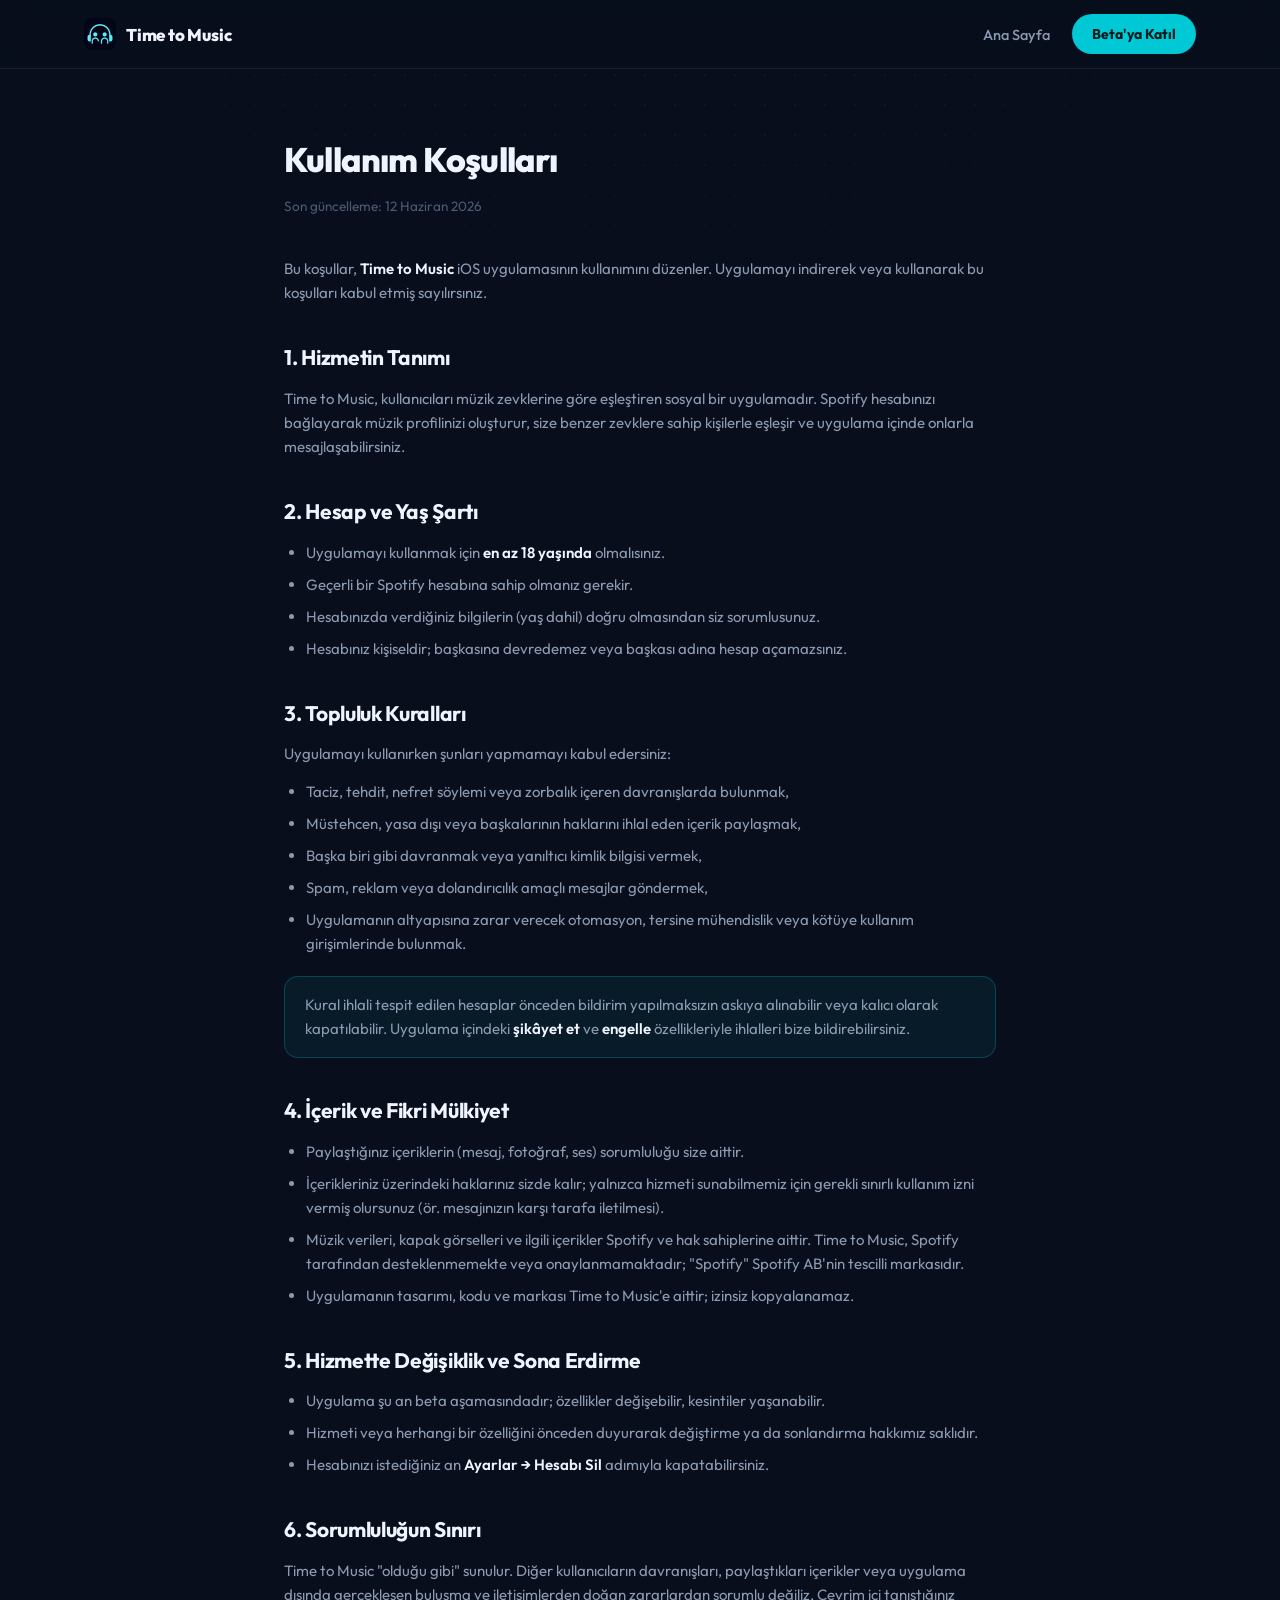
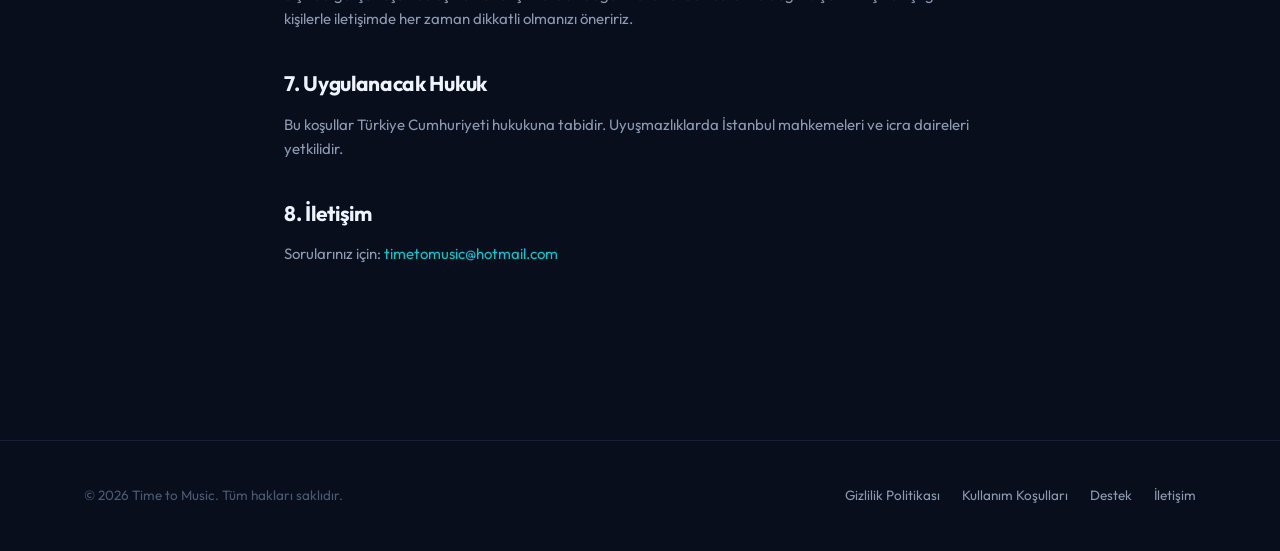
<file: kosullar.html>
<!DOCTYPE html>
<html lang="tr">
<head>
  <meta charset="UTF-8">
  <meta name="viewport" content="width=device-width, initial-scale=1.0">
  <title>Kullanım Koşulları — Time to Music</title>
  <meta name="description" content="Time to Music kullanım koşulları.">
  <meta name="robots" content="index, follow">
  <link rel="canonical" href="https://timetomusic.com/kosullar.html">
  <link rel="icon" type="image/png" href="assets/img/app-icon.png">
  <link rel="preconnect" href="https://fonts.googleapis.com">
  <link rel="preconnect" href="https://fonts.gstatic.com" crossorigin>
  <link href="https://fonts.googleapis.com/css2?family=Outfit:wght@400;500;600;700;800&display=swap" rel="stylesheet">
  <link rel="stylesheet" href="assets/css/site.css">
</head>
<body>

  <nav>
    <div class="nav-inner">
      <a href="index.html" class="nav-logo">
        <img src="assets/img/app-icon.png" alt="Time to Music logosu">
        Time to Music
      </a>
      <div class="nav-links">
        <a href="index.html">Ana Sayfa</a>
        <a href="https://testflight.apple.com/join/SKZj7DAN" class="nav-cta" target="_blank" rel="noopener">Beta'ya Katıl</a>
      </div>
    </div>
  </nav>

  <main class="doc">
    <h1>Kullanım Koşulları</h1>
    <p class="updated">Son güncelleme: 12 Haziran 2026</p>

    <p>
      Bu koşullar, <strong>Time to Music</strong> iOS uygulamasının kullanımını düzenler.
      Uygulamayı indirerek veya kullanarak bu koşulları kabul etmiş sayılırsınız.
    </p>

    <h2>1. Hizmetin Tanımı</h2>
    <p>
      Time to Music, kullanıcıları müzik zevklerine göre eşleştiren sosyal bir uygulamadır.
      Spotify hesabınızı bağlayarak müzik profilinizi oluşturur, size benzer zevklere sahip
      kişilerle eşleşir ve uygulama içinde onlarla mesajlaşabilirsiniz.
    </p>

    <h2>2. Hesap ve Yaş Şartı</h2>
    <ul>
      <li>Uygulamayı kullanmak için <strong>en az 18 yaşında</strong> olmalısınız.</li>
      <li>Geçerli bir Spotify hesabına sahip olmanız gerekir.</li>
      <li>Hesabınızda verdiğiniz bilgilerin (yaş dahil) doğru olmasından siz sorumlusunuz.</li>
      <li>Hesabınız kişiseldir; başkasına devredemez veya başkası adına hesap açamazsınız.</li>
    </ul>

    <h2>3. Topluluk Kuralları</h2>
    <p>Uygulamayı kullanırken şunları yapmamayı kabul edersiniz:</p>
    <ul>
      <li>Taciz, tehdit, nefret söylemi veya zorbalık içeren davranışlarda bulunmak,</li>
      <li>Müstehcen, yasa dışı veya başkalarının haklarını ihlal eden içerik paylaşmak,</li>
      <li>Başka biri gibi davranmak veya yanıltıcı kimlik bilgisi vermek,</li>
      <li>Spam, reklam veya dolandırıcılık amaçlı mesajlar göndermek,</li>
      <li>Uygulamanın altyapısına zarar verecek otomasyon, tersine mühendislik veya kötüye kullanım girişimlerinde bulunmak.</li>
    </ul>
    <div class="callout">
      <p>
        Kural ihlali tespit edilen hesaplar önceden bildirim yapılmaksızın askıya alınabilir
        veya kalıcı olarak kapatılabilir. Uygulama içindeki <strong>şikâyet et</strong> ve
        <strong>engelle</strong> özellikleriyle ihlalleri bize bildirebilirsiniz.
      </p>
    </div>

    <h2>4. İçerik ve Fikri Mülkiyet</h2>
    <ul>
      <li>Paylaştığınız içeriklerin (mesaj, fotoğraf, ses) sorumluluğu size aittir.</li>
      <li>İçerikleriniz üzerindeki haklarınız sizde kalır; yalnızca hizmeti sunabilmemiz için gerekli sınırlı kullanım izni vermiş olursunuz (ör. mesajınızın karşı tarafa iletilmesi).</li>
      <li>Müzik verileri, kapak görselleri ve ilgili içerikler Spotify ve hak sahiplerine aittir. Time to Music, Spotify tarafından desteklenmemekte veya onaylanmamaktadır; "Spotify" Spotify AB'nin tescilli markasıdır.</li>
      <li>Uygulamanın tasarımı, kodu ve markası Time to Music'e aittir; izinsiz kopyalanamaz.</li>
    </ul>

    <h2>5. Hizmette Değişiklik ve Sona Erdirme</h2>
    <ul>
      <li>Uygulama şu an beta aşamasındadır; özellikler değişebilir, kesintiler yaşanabilir.</li>
      <li>Hizmeti veya herhangi bir özelliğini önceden duyurarak değiştirme ya da sonlandırma hakkımız saklıdır.</li>
      <li>Hesabınızı istediğiniz an <strong>Ayarlar → Hesabı Sil</strong> adımıyla kapatabilirsiniz.</li>
    </ul>

    <h2>6. Sorumluluğun Sınırı</h2>
    <p>
      Time to Music "olduğu gibi" sunulur. Diğer kullanıcıların davranışları, paylaştıkları
      içerikler veya uygulama dışında gerçekleşen buluşma ve iletişimlerden doğan zararlardan
      sorumlu değiliz. Çevrim içi tanıştığınız kişilerle iletişimde her zaman dikkatli olmanızı
      öneririz.
    </p>

    <h2>7. Uygulanacak Hukuk</h2>
    <p>
      Bu koşullar Türkiye Cumhuriyeti hukukuna tabidir. Uyuşmazlıklarda İstanbul mahkemeleri
      ve icra daireleri yetkilidir.
    </p>

    <h2>8. İletişim</h2>
    <p>
      Sorularınız için: <a href="mailto:timetomusic@hotmail.com">timetomusic@hotmail.com</a>
    </p>
  </main>

  <footer>
    <div class="footer-inner">
      <span class="copy">© 2026 Time to Music. Tüm hakları saklıdır.</span>
      <div class="footer-links">
        <a href="gizlilik.html">Gizlilik Politikası</a>
        <a href="kosullar.html">Kullanım Koşulları</a>
        <a href="destek.html">Destek</a>
        <a href="mailto:timetomusic@hotmail.com">İletişim</a>
      </div>
    </div>
  </footer>
</body>
</html>
</file>
<file: assets/css/site.css>
/* ════════════════════════════════════════════════════════════════════
   Time to Music — tanıtım sitesi
   Marka: koyu lacivert zemin + cyan aksan (uygulama temasıyla birebir)
   ════════════════════════════════════════════════════════════════════ */

:root {
  --navy:        #080E1C;
  --navy-surf:   #111827;
  --navy-high:   #1A2540;
  --navy-border: #253350;
  --cyan:        #00C8D4;
  --cyan-dim:    #0097A7;
  --purple:      #6C63FF;
  --coral:       #FF6B6B;
  --white:       #F0F4FF;
  --grey:        #8B9AB0;
  --grey-dim:    #4A5A72;
  --radius:      20px;
  --maxw:        1160px;
}

* { margin: 0; padding: 0; box-sizing: border-box; }

html { scroll-behavior: smooth; }

body {
  font-family: "Outfit", -apple-system, BlinkMacSystemFont, "Segoe UI", sans-serif;
  background: var(--navy);
  color: var(--white);
  line-height: 1.6;
  -webkit-font-smoothing: antialiased;
  overflow-x: hidden;
}

a { color: var(--cyan); text-decoration: none; }
img { display: block; max-width: 100%; }

.container { max-width: var(--maxw); margin: 0 auto; padding: 0 24px; }

section { scroll-margin-top: 80px; }

/* ── Arka plan: nokta dokusu + süzülen ışımalar ──────────────────── */
body::before {
  content: "";
  position: fixed;
  inset: 0;
  background-image: radial-gradient(rgba(240, 244, 255, 0.05) 1px, transparent 1px);
  background-size: 30px 30px;
  -webkit-mask-image: radial-gradient(ellipse 85% 60% at 50% 0%, #000 0%, transparent 72%);
  mask-image: radial-gradient(ellipse 85% 60% at 50% 0%, #000 0%, transparent 72%);
  pointer-events: none;
  z-index: 0;
}
.glow {
  position: fixed;
  border-radius: 50%;
  filter: blur(120px);
  pointer-events: none;
  z-index: 0;
  animation: drift 18s ease-in-out infinite alternate;
}
.glow-1 { width: 620px; height: 620px; top: -200px; right: -140px; background: rgba(0, 200, 212, 0.16); }
.glow-2 { width: 520px; height: 520px; top: 38%; left: -220px; background: rgba(108, 99, 255, 0.13); animation-duration: 24s; animation-delay: -8s; }
.glow-3 { width: 440px; height: 440px; bottom: -160px; right: 8%; background: rgba(0, 151, 167, 0.12); animation-duration: 20s; animation-delay: -4s; }
@keyframes drift {
  from { transform: translate(0, 0) scale(1); }
  to   { transform: translate(50px, -40px) scale(1.18); }
}

main, nav, footer { position: relative; z-index: 1; }

/* ── Nav ─────────────────────────────────────────────────────────── */
nav {
  position: sticky;
  top: 0;
  z-index: 50;
  backdrop-filter: blur(18px);
  -webkit-backdrop-filter: blur(18px);
  background: rgba(8, 14, 28, 0.72);
  border-bottom: 1px solid rgba(37, 51, 80, 0.5);
  transition: background 0.3s, box-shadow 0.3s;
}
nav.scrolled {
  background: rgba(8, 14, 28, 0.9);
  box-shadow: 0 10px 40px rgba(0, 0, 0, 0.4);
}
.nav-inner {
  max-width: var(--maxw);
  margin: 0 auto;
  padding: 14px 24px;
  display: flex;
  align-items: center;
  gap: 28px;
}
.nav-logo {
  display: flex;
  align-items: center;
  gap: 10px;
  font-weight: 800;
  font-size: 17px;
  color: var(--white);
  letter-spacing: -0.2px;
}
.nav-logo img { width: 32px; height: 32px; border-radius: 8px; }
.nav-links { display: flex; gap: 22px; margin-left: auto; align-items: center; }
.nav-links a {
  color: var(--grey);
  font-size: 14.5px;
  font-weight: 500;
  transition: color 0.2s;
}
.nav-links a:hover { color: var(--white); }
.nav-cta {
  background: var(--cyan);
  color: #001A1C !important;
  font-weight: 700 !important;
  padding: 9px 20px;
  border-radius: 999px;
  font-size: 14px !important;
  transition: transform 0.15s, box-shadow 0.2s;
}
.nav-cta:hover {
  transform: translateY(-1px);
  box-shadow: 0 6px 24px rgba(0, 200, 212, 0.35);
  color: #001A1C !important;
}

/* ── Hero ────────────────────────────────────────────────────────── */
.hero {
  display: grid;
  grid-template-columns: 1.05fr 0.95fr;
  align-items: center;
  gap: 48px;
  padding: 90px 0 40px;
}

/* sayfa açılışında sıralı giriş */
.a1, .a2, .a3, .a4, .a5 {
  opacity: 0;
  transform: translateY(22px);
  animation: rise 0.9s cubic-bezier(0.22, 1, 0.36, 1) forwards;
}
.a1 { animation-delay: 0.05s; }
.a2 { animation-delay: 0.15s; }
.a3 { animation-delay: 0.25s; }
.a4 { animation-delay: 0.38s; }
.a5 { animation-delay: 0.5s; }
@keyframes rise {
  to { opacity: 1; transform: none; }
}

.hero-badge {
  display: inline-flex;
  align-items: center;
  gap: 8px;
  background: rgba(0, 200, 212, 0.10);
  border: 1px solid rgba(0, 200, 212, 0.30);
  color: var(--cyan);
  font-size: 13px;
  font-weight: 600;
  padding: 6px 14px;
  border-radius: 999px;
  margin-bottom: 24px;
}
.hero-badge .dot {
  width: 7px; height: 7px;
  background: var(--cyan);
  border-radius: 50%;
  animation: pulse 2s infinite;
}
@keyframes pulse {
  0%, 100% { opacity: 1; box-shadow: 0 0 0 0 rgba(0,200,212,0.5); }
  50% { opacity: 0.7; box-shadow: 0 0 0 6px rgba(0,200,212,0); }
}
.hero h1 {
  font-size: clamp(40px, 5.8vw, 68px);
  font-weight: 800;
  letter-spacing: -2.2px;
  line-height: 1.05;
  margin-bottom: 22px;
}
.hero h1 .accent {
  background: linear-gradient(120deg, var(--cyan), var(--purple), var(--cyan));
  background-size: 200% auto;
  -webkit-background-clip: text;
  background-clip: text;
  color: transparent;
  animation: sheen 5s linear infinite;
}
@keyframes sheen {
  to { background-position: 200% center; }
}
.hero p.lead {
  color: var(--grey);
  font-size: 18px;
  max-width: 480px;
  margin-bottom: 36px;
}
.hero-actions { display: flex; gap: 14px; flex-wrap: wrap; align-items: center; }
.btn-primary {
  display: inline-flex;
  align-items: center;
  gap: 10px;
  background: var(--cyan);
  color: #001A1C;
  font-weight: 700;
  font-size: 16px;
  padding: 15px 30px;
  border-radius: 999px;
  position: relative;
  overflow: hidden;
  transition: transform 0.15s, box-shadow 0.25s;
}
.btn-primary::after {
  content: "";
  position: absolute;
  top: 0; left: -80%;
  width: 50%; height: 100%;
  background: linear-gradient(100deg, transparent, rgba(255,255,255,0.45), transparent);
  transform: skewX(-20deg);
  animation: shine 3.6s ease-in-out infinite;
}
@keyframes shine {
  0%, 60% { left: -80%; }
  100% { left: 130%; }
}
.btn-primary:hover {
  transform: translateY(-2px);
  box-shadow: 0 10px 36px rgba(0, 200, 212, 0.40);
}
.btn-ghost {
  display: inline-flex;
  align-items: center;
  gap: 8px;
  color: var(--white);
  font-weight: 600;
  font-size: 15px;
  padding: 15px 26px;
  border-radius: 999px;
  border: 1.5px solid var(--navy-border);
  transition: border-color 0.2s, background 0.2s;
}
.btn-ghost:hover { border-color: var(--cyan); background: rgba(0, 200, 212, 0.06); }
.hero-note { color: var(--grey-dim); font-size: 13px; margin-top: 18px; }

/* ── Telefon mockup + süzülen kartlar ───────────────────────────── */
.phone-wrap {
  display: flex;
  justify-content: center;
  perspective: 1400px;
  position: relative;
}
.phone {
  width: 300px;
  height: 612px;
  background: #05080F;
  border: 3px solid #1E2A45;
  border-radius: 46px;
  padding: 12px;
  box-shadow:
    0 0 0 1px rgba(0, 200, 212, 0.08),
    0 30px 80px rgba(0, 0, 0, 0.6),
    0 0 110px rgba(0, 200, 212, 0.09);
  transform: rotateY(-9deg) rotateX(2deg);
  transition: transform 0.4s ease;
  will-change: transform;
}
.phone-screen {
  width: 100%;
  height: 100%;
  background: linear-gradient(180deg, #0A1322 0%, var(--navy) 100%);
  border-radius: 35px;
  overflow: hidden;
  display: flex;
  flex-direction: column;
  padding: 18px 16px;
  position: relative;
}
.phone-notch {
  position: absolute;
  top: 10px; left: 50%;
  transform: translateX(-50%);
  width: 90px; height: 24px;
  background: #05080F;
  border-radius: 999px;
}
.ps-header {
  margin-top: 40px;
  display: flex;
  justify-content: space-between;
  align-items: center;
  margin-bottom: 16px;
}
.ps-title { font-size: 16px; font-weight: 700; }
.ps-sub { font-size: 10.5px; color: var(--grey); }
.match-card {
  background: linear-gradient(160deg, var(--navy-high) 0%, var(--navy-surf) 100%);
  border: 1px solid var(--navy-border);
  border-radius: 22px;
  padding: 18px 16px;
  margin-bottom: 12px;
}
.mc-top { display: flex; align-items: center; gap: 12px; margin-bottom: 14px; }
.mc-avatar {
  width: 48px; height: 48px;
  border-radius: 50%;
  background: linear-gradient(135deg, #6C63FF, #9C4DCC);
  display: flex;
  align-items: center;
  justify-content: center;
  font-weight: 800;
  font-size: 18px;
  color: #fff;
  flex-shrink: 0;
}
.mc-name { font-weight: 700; font-size: 14.5px; }
.mc-loc { font-size: 11px; color: var(--grey); }
.mc-score {
  margin-left: auto;
  background: rgba(0, 200, 212, 0.14);
  border: 1px solid rgba(0, 200, 212, 0.35);
  color: var(--cyan);
  font-weight: 800;
  font-size: 13px;
  padding: 5px 11px;
  border-radius: 999px;
}
.mc-chips { display: flex; gap: 6px; flex-wrap: wrap; }
.mc-chip {
  background: var(--navy-high);
  border: 1px solid var(--navy-border);
  color: var(--grey);
  font-size: 10px;
  font-weight: 600;
  padding: 4px 10px;
  border-radius: 999px;
}
.mc-chip.hot { color: var(--cyan); border-color: rgba(0, 200, 212, 0.35); background: rgba(0, 200, 212, 0.08); }
.now-playing {
  margin-top: auto;
  background: rgba(0, 200, 212, 0.07);
  border: 1px solid rgba(0, 200, 212, 0.25);
  border-radius: 18px;
  padding: 12px 14px;
  display: flex;
  align-items: center;
  gap: 12px;
}
.np-art {
  width: 38px; height: 38px;
  border-radius: 10px;
  background: linear-gradient(135deg, #FF6B6B, #FF8E53);
  flex-shrink: 0;
}
.np-track { font-size: 12px; font-weight: 700; }
.np-artist { font-size: 10px; color: var(--grey); }
.eq { display: flex; gap: 2.5px; align-items: flex-end; height: 18px; margin-left: auto; }
.eq span {
  width: 3px;
  background: var(--cyan);
  border-radius: 2px;
  animation: eq 1s ease-in-out infinite;
}
.eq span:nth-child(1) { height: 60%; animation-delay: 0s; }
.eq span:nth-child(2) { height: 100%; animation-delay: 0.2s; }
.eq span:nth-child(3) { height: 45%; animation-delay: 0.4s; }
.eq span:nth-child(4) { height: 80%; animation-delay: 0.1s; }
@keyframes eq {
  0%, 100% { transform: scaleY(1); }
  50% { transform: scaleY(0.4); }
}

/* telefonun etrafında süzülen bilgi kartları */
.float-chip {
  position: absolute;
  display: flex;
  align-items: center;
  gap: 9px;
  background: rgba(17, 24, 39, 0.85);
  backdrop-filter: blur(12px);
  -webkit-backdrop-filter: blur(12px);
  border: 1px solid rgba(0, 200, 212, 0.3);
  border-radius: 999px;
  padding: 10px 18px;
  font-size: 13px;
  font-weight: 600;
  white-space: nowrap;
  box-shadow: 0 14px 44px rgba(0, 0, 0, 0.5);
  z-index: 2;
  animation: floaty 5s ease-in-out infinite;
}
.float-chip .eq { height: 14px; margin-left: 2px; }
.fc-a { top: 9%; right: -4%; animation-delay: 0s; }
.fc-b { bottom: 26%; left: -10%; animation-delay: -1.8s; border-color: rgba(108, 99, 255, 0.45); }
.fc-c { bottom: 6%; right: -2%; animation-delay: -3.2s; border-color: rgba(255, 107, 107, 0.4); }
.fc-b .spark { color: var(--purple); }
@keyframes floaty {
  0%, 100% { transform: translateY(0); }
  50% { transform: translateY(-13px); }
}

/* ── Ses dalgası şeridi ──────────────────────────────────────────── */
.soundwave {
  display: flex;
  align-items: center;
  justify-content: center;
  gap: 5px;
  height: 64px;
  overflow: hidden;
  margin: 8px 0 0;
}
.soundwave i {
  display: block;
  width: 4px;
  border-radius: 3px;
  background: linear-gradient(180deg, var(--cyan), var(--purple));
  opacity: 0.35;
  animation: wave 1.6s ease-in-out infinite;
}
@keyframes wave {
  0%, 100% { transform: scaleY(0.35); }
  50% { transform: scaleY(1); }
}

/* ── Tür marquee'si ──────────────────────────────────────────────── */
.marquee-zone { padding: 36px 0 8px; }
.marquee {
  overflow: hidden;
  -webkit-mask-image: linear-gradient(90deg, transparent, #000 12%, #000 88%, transparent);
  mask-image: linear-gradient(90deg, transparent, #000 12%, #000 88%, transparent);
  padding: 7px 0;
}
.marquee-track {
  display: flex;
  gap: 12px;
  width: max-content;
  animation: scrollL 36s linear infinite;
}
.marquee.rev .marquee-track { animation-name: scrollR; animation-duration: 42s; }
.marquee:hover .marquee-track { animation-play-state: paused; }
@keyframes scrollL { to { transform: translateX(-50%); } }
@keyframes scrollR { from { transform: translateX(-50%); } to { transform: translateX(0); } }
.genre-chip {
  display: inline-flex;
  align-items: center;
  gap: 8px;
  background: rgba(17, 24, 39, 0.7);
  border: 1px solid var(--navy-border);
  color: var(--grey);
  font-size: 14px;
  font-weight: 600;
  padding: 9px 20px;
  border-radius: 999px;
  white-space: nowrap;
  transition: color 0.2s, border-color 0.2s;
}
.genre-chip:hover { color: var(--cyan); border-color: rgba(0, 200, 212, 0.45); }
.genre-chip .note { color: var(--cyan); font-size: 12px; }

/* ── İstatistik bandı ────────────────────────────────────────────── */
.stats {
  display: grid;
  grid-template-columns: repeat(4, 1fr);
  gap: 18px;
  padding: 56px 0 8px;
}
.stat {
  text-align: center;
  background: linear-gradient(160deg, rgba(26, 37, 64, 0.4), rgba(17, 24, 39, 0.7));
  border: 1px solid var(--navy-border);
  border-radius: var(--radius);
  padding: 30px 16px 26px;
}
.stat-num {
  font-size: clamp(34px, 4vw, 46px);
  font-weight: 800;
  letter-spacing: -1.5px;
  background: linear-gradient(120deg, var(--cyan), var(--purple));
  -webkit-background-clip: text;
  background-clip: text;
  color: transparent;
  line-height: 1.1;
}
.stat-label { color: var(--grey); font-size: 13.5px; font-weight: 500; margin-top: 8px; }

/* ── Bölümler ────────────────────────────────────────────────────── */
section { padding: 84px 0; position: relative; }
.section-head { text-align: center; max-width: 640px; margin: 0 auto 56px; }
.section-head .kicker {
  color: var(--cyan);
  font-size: 13px;
  font-weight: 700;
  text-transform: uppercase;
  letter-spacing: 2.5px;
  margin-bottom: 14px;
}
.section-head h2 {
  font-size: clamp(30px, 4vw, 44px);
  font-weight: 800;
  letter-spacing: -1.2px;
  line-height: 1.12;
  margin-bottom: 16px;
}
.section-head p { color: var(--grey); font-size: 16.5px; }

/* ── Bento özellik kartları ──────────────────────────────────────── */
.bento {
  display: grid;
  grid-template-columns: repeat(6, 1fr);
  gap: 18px;
}
.bento-card {
  position: relative;
  overflow: hidden;
  background: linear-gradient(160deg, rgba(26, 37, 64, 0.5), rgba(17, 24, 39, 0.85));
  border: 1px solid var(--navy-border);
  border-radius: 24px;
  padding: 30px 28px;
  display: flex;
  flex-direction: column;
  transition: transform 0.3s, border-color 0.3s, box-shadow 0.3s;
}
.bento-card:hover {
  transform: translateY(-5px);
  border-color: rgba(0, 200, 212, 0.45);
  box-shadow: 0 22px 60px rgba(0, 0, 0, 0.45);
}
.bento-card.spot::before {
  content: "";
  position: absolute;
  inset: 0;
  opacity: 0;
  transition: opacity 0.35s;
  background: radial-gradient(420px circle at var(--mx, 50%) var(--my, 50%), rgba(0, 200, 212, 0.10), transparent 65%);
  pointer-events: none;
}
.bento-card.spot:hover::before { opacity: 1; }
.b-lg { grid-column: span 4; }
.b-sm { grid-column: span 2; }
.bento-card h3 { font-size: 19px; font-weight: 700; letter-spacing: -0.3px; margin-bottom: 8px; }
.bento-card > p { color: var(--grey); font-size: 14.5px; max-width: 440px; }
.bc-icon {
  width: 46px; height: 46px;
  border-radius: 14px;
  display: flex;
  align-items: center;
  justify-content: center;
  margin-bottom: 16px;
  background: rgba(0, 200, 212, 0.10);
  border: 1px solid rgba(0, 200, 212, 0.25);
  flex-shrink: 0;
}
.bc-icon svg { width: 23px; height: 23px; stroke: var(--cyan); }
.bc-visual { margin-top: 24px; }

/* büyük kart: eşleşme görseli + uyum halkası */
.match-demo {
  display: flex;
  align-items: center;
  gap: 22px;
  flex-wrap: wrap;
}
.match-demo .match-card { margin: 0; flex: 1; min-width: 230px; }
.ring-wrap { position: relative; width: 110px; height: 110px; flex-shrink: 0; margin: 0 auto; }
.ring { width: 110px; height: 110px; transform: rotate(-90deg); }
.ring circle { fill: none; stroke-width: 7; stroke-linecap: round; }
.ring .ring-bg { stroke: var(--navy-high); }
.ring .ring-fg {
  stroke: url(#ringGrad);
  stroke-dasharray: 0 100;
  transition: stroke-dasharray 1.4s cubic-bezier(0.22, 1, 0.36, 1);
}
.visible .ring .ring-fg, .ring.go .ring-fg { stroke-dasharray: 87 100; }
.ring-label {
  position: absolute;
  inset: 0;
  display: flex;
  flex-direction: column;
  align-items: center;
  justify-content: center;
}
.ring-label b { font-size: 22px; font-weight: 800; letter-spacing: -0.5px; }
.ring-label span { font-size: 10px; color: var(--grey); font-weight: 600; text-transform: uppercase; letter-spacing: 1px; }

/* canlı kartı: büyük ekolayzer */
.live-demo {
  display: flex;
  align-items: flex-end;
  justify-content: center;
  gap: 6px;
  height: 88px;
  margin-top: auto;
  padding-top: 20px;
}
.live-demo i {
  display: block;
  width: 9px;
  border-radius: 5px;
  background: linear-gradient(180deg, var(--cyan), rgba(0, 200, 212, 0.25));
  animation: eq 1.1s ease-in-out infinite;
  transform-origin: bottom;
}
.live-demo i:nth-child(1) { height: 42%; animation-delay: 0s; }
.live-demo i:nth-child(2) { height: 88%; animation-delay: 0.15s; }
.live-demo i:nth-child(3) { height: 60%; animation-delay: 0.3s; }
.live-demo i:nth-child(4) { height: 100%; animation-delay: 0.07s; }
.live-demo i:nth-child(5) { height: 50%; animation-delay: 0.42s; }
.live-demo i:nth-child(6) { height: 76%; animation-delay: 0.22s; }
.live-demo i:nth-child(7) { height: 36%; animation-delay: 0.55s; }

/* keşfet kartı: kaybolan şarkı satırları */
.discover-demo { display: flex; flex-direction: column; gap: 9px; margin-top: auto; padding-top: 20px; }
.dd-row {
  display: flex;
  align-items: center;
  gap: 10px;
  background: rgba(26, 37, 64, 0.55);
  border: 1px solid var(--navy-border);
  border-radius: 13px;
  padding: 9px 12px;
  animation: ghost 6s ease-in-out infinite;
}
.dd-row:nth-child(2) { animation-delay: -2s; }
.dd-row:nth-child(3) { animation-delay: -4s; }
@keyframes ghost {
  0%, 55%, 100% { opacity: 1; transform: translateX(0); }
  62%, 78% { opacity: 0.18; transform: translateX(7px); }
  88% { opacity: 1; transform: translateX(0); }
}
.dd-art { width: 30px; height: 30px; border-radius: 8px; flex-shrink: 0; }
.dd-1 .dd-art { background: linear-gradient(135deg, #FF6B6B, #FF8E53); }
.dd-2 .dd-art { background: linear-gradient(135deg, #6C63FF, #9C4DCC); }
.dd-3 .dd-art { background: linear-gradient(135deg, #00C8D4, #2E7D9A); }
.dd-name { font-size: 11.5px; font-weight: 700; line-height: 1.3; }
.dd-sub { font-size: 9.5px; color: var(--grey); }
.dd-time { margin-left: auto; font-size: 9.5px; color: var(--grey-dim); font-weight: 600; white-space: nowrap; }

/* anonim kartı: bulanık avatar */
.anon-demo {
  display: flex;
  align-items: center;
  justify-content: center;
  gap: 18px;
  margin-top: auto;
  padding-top: 20px;
}
.anon-face {
  width: 74px; height: 74px;
  border-radius: 50%;
  background: linear-gradient(135deg, var(--purple), #9C4DCC);
  display: flex;
  align-items: center;
  justify-content: center;
  font-size: 28px;
  font-weight: 800;
  color: #fff;
  animation: unblur 7s ease-in-out infinite;
  position: relative;
}
@keyframes unblur {
  0%, 42%, 100% { filter: blur(0px); }
  55%, 85% { filter: blur(9px); }
}
.anon-lock {
  display: inline-flex;
  align-items: center;
  gap: 7px;
  background: rgba(0, 200, 212, 0.1);
  border: 1px solid rgba(0, 200, 212, 0.3);
  color: var(--cyan);
  font-size: 11.5px;
  font-weight: 700;
  padding: 7px 14px;
  border-radius: 999px;
}
.anon-lock svg { width: 13px; height: 13px; stroke: var(--cyan); }

/* hikaye kartı: parlamalı mini kart */
.story-demo { display: flex; justify-content: center; margin-top: auto; padding-top: 20px; }
.story-card {
  position: relative;
  overflow: hidden;
  width: 150px;
  border-radius: 18px;
  background: linear-gradient(155deg, #1A2540 0%, #0E1830 55%, #14304a 100%);
  border: 1px solid rgba(0, 200, 212, 0.3);
  padding: 16px 14px;
  transform: rotate(-4deg);
  transition: transform 0.3s;
}
.bento-card:hover .story-card { transform: rotate(0deg) scale(1.04); }
.story-card::after {
  content: "";
  position: absolute;
  top: 0; left: -90%;
  width: 55%; height: 100%;
  background: linear-gradient(100deg, transparent, rgba(240, 244, 255, 0.14), transparent);
  transform: skewX(-18deg);
  animation: shine 4.2s ease-in-out infinite;
}
.story-card img { width: 30px; height: 30px; border-radius: 8px; margin-bottom: 10px; }
.story-k { font-size: 8.5px; color: var(--grey); font-weight: 700; text-transform: uppercase; letter-spacing: 1.2px; }
.story-v { font-size: 12.5px; font-weight: 800; margin-bottom: 8px; }

/* ── Nasıl çalışır: zaman çizgisi ────────────────────────────────── */
.steps {
  display: grid;
  grid-template-columns: repeat(3, 1fr);
  gap: 20px;
  position: relative;
}
.steps::before {
  content: "";
  position: absolute;
  top: 52px;
  left: 8%;
  right: 8%;
  height: 2px;
  background: linear-gradient(90deg, transparent, var(--cyan), var(--purple), transparent);
  opacity: 0.35;
  transform: scaleX(0);
  transform-origin: left;
  transition: transform 1.2s cubic-bezier(0.22, 1, 0.36, 1) 0.2s;
}
.steps.visible::before { transform: scaleX(1); }
.step {
  position: relative;
  background: rgba(17, 24, 39, 0.7);
  border: 1px solid var(--navy-border);
  border-radius: var(--radius);
  padding: 32px 26px 28px;
  transition: transform 0.3s, border-color 0.3s;
}
.step:hover { transform: translateY(-4px); border-color: rgba(0, 200, 212, 0.4); }
.step-num {
  display: inline-flex;
  align-items: center;
  justify-content: center;
  width: 42px; height: 42px;
  border-radius: 13px;
  background: linear-gradient(135deg, var(--cyan), var(--purple));
  color: #001A1C;
  font-weight: 800;
  font-size: 17px;
  margin-bottom: 18px;
  box-shadow: 0 8px 24px rgba(0, 200, 212, 0.25);
}
.step h3 { font-size: 17px; font-weight: 700; margin-bottom: 8px; }
.step p { color: var(--grey); font-size: 14.5px; }

/* ── Gizlilik vurgusu ────────────────────────────────────────────── */
.privacy-banner {
  background: linear-gradient(135deg, rgba(0, 200, 212, 0.08), rgba(108, 99, 255, 0.08));
  border: 1px solid rgba(0, 200, 212, 0.25);
  border-radius: 28px;
  padding: 56px 48px;
  display: grid;
  grid-template-columns: auto 1fr;
  gap: 36px;
  align-items: center;
  position: relative;
  overflow: hidden;
}
.privacy-banner::before {
  content: "";
  position: absolute;
  width: 300px; height: 300px;
  border-radius: 50%;
  background: rgba(0, 200, 212, 0.07);
  filter: blur(70px);
  top: -100px; right: -60px;
}
.pb-icon {
  width: 84px; height: 84px;
  border-radius: 24px;
  background: rgba(0, 200, 212, 0.12);
  border: 1px solid rgba(0, 200, 212, 0.3);
  display: flex;
  align-items: center;
  justify-content: center;
  position: relative;
}
.pb-icon::after {
  content: "";
  position: absolute;
  inset: -1px;
  border-radius: 24px;
  border: 1px solid rgba(0, 200, 212, 0.5);
  animation: ping 3s ease-out infinite;
}
.pb-icon svg { width: 42px; height: 42px; stroke: var(--cyan); }
@keyframes ping {
  0% { transform: scale(1); opacity: 1; }
  80%, 100% { transform: scale(1.5); opacity: 0; }
}
.privacy-banner h2 { font-size: 26px; font-weight: 800; letter-spacing: -0.5px; margin-bottom: 10px; }
.privacy-banner p { color: var(--grey); font-size: 15.5px; max-width: 640px; }

/* ── SSS ─────────────────────────────────────────────────────────── */
.faq-list { max-width: 720px; margin: 0 auto; display: flex; flex-direction: column; gap: 12px; }
details {
  background: rgba(17, 24, 39, 0.6);
  border: 1px solid var(--navy-border);
  border-radius: 16px;
  overflow: hidden;
  transition: border-color 0.2s;
}
details[open] { border-color: rgba(0, 200, 212, 0.35); }
summary {
  cursor: pointer;
  padding: 18px 22px;
  font-weight: 600;
  font-size: 15.5px;
  list-style: none;
  display: flex;
  align-items: center;
  justify-content: space-between;
  gap: 16px;
}
summary::-webkit-details-marker { display: none; }
summary::after {
  content: "+";
  font-size: 22px;
  font-weight: 400;
  color: var(--cyan);
  transition: transform 0.25s;
  flex-shrink: 0;
}
details[open] summary::after { transform: rotate(45deg); }
details .faq-body { padding: 0 22px 20px; color: var(--grey); font-size: 14.5px; }

/* ── Son CTA ─────────────────────────────────────────────────────── */
.final-cta {
  text-align: center;
  padding: 100px 24px 90px;
  background:
    radial-gradient(ellipse 60% 90% at 50% 100%, rgba(0, 200, 212, 0.14), transparent),
    radial-gradient(ellipse 40% 60% at 50% 0%, rgba(108, 99, 255, 0.08), transparent);
  border-radius: 36px;
  border: 1px solid var(--navy-border);
  position: relative;
  overflow: hidden;
}
.final-cta .soundwave {
  position: absolute;
  left: 0; right: 0; bottom: 0;
  height: 90px;
  opacity: 0.35;
  margin: 0;
  pointer-events: none;
}
.final-cta > * { position: relative; }
.final-cta img.cta-icon {
  width: 84px; height: 84px;
  border-radius: 22px;
  margin: 0 auto 26px;
  box-shadow: 0 18px 50px rgba(0, 0, 0, 0.55), 0 0 60px rgba(0, 200, 212, 0.18);
  animation: floaty 5s ease-in-out infinite;
}
.final-cta h2 {
  font-size: clamp(30px, 4.2vw, 46px);
  font-weight: 800;
  letter-spacing: -1.3px;
  margin-bottom: 14px;
}
.final-cta p { color: var(--grey); font-size: 16.5px; margin-bottom: 34px; }

/* ── Footer ──────────────────────────────────────────────────────── */
footer {
  border-top: 1px solid rgba(37, 51, 80, 0.5);
  margin-top: 80px;
  padding: 44px 0;
}
.footer-inner {
  max-width: var(--maxw);
  margin: 0 auto;
  padding: 0 24px;
  display: flex;
  align-items: center;
  gap: 24px;
  flex-wrap: wrap;
}
.footer-inner .copy { color: var(--grey-dim); font-size: 13.5px; }
.footer-links { display: flex; gap: 22px; margin-left: auto; flex-wrap: wrap; }
.footer-links a { color: var(--grey); font-size: 13.5px; transition: color 0.2s; }
.footer-links a:hover { color: var(--cyan); }

/* ── Hukuki sayfalar (gizlilik / koşullar / destek) ──────────────── */
.doc {
  max-width: 760px;
  margin: 0 auto;
  padding: 64px 24px 80px;
}
.doc h1 { font-size: 34px; font-weight: 800; letter-spacing: -0.8px; margin-bottom: 8px; }
.doc .updated { color: var(--grey-dim); font-size: 13.5px; margin-bottom: 40px; }
.doc h2 { font-size: 21px; font-weight: 700; letter-spacing: -0.3px; margin: 36px 0 12px; }
.doc h3 { font-size: 16.5px; font-weight: 700; margin: 24px 0 8px; }
.doc p, .doc li { color: var(--grey); font-size: 15px; }
.doc p { margin-bottom: 14px; }
.doc ul { margin: 0 0 16px 22px; }
.doc li { margin-bottom: 8px; }
.doc strong { color: var(--white); font-weight: 600; }
.doc .callout {
  background: rgba(0, 200, 212, 0.07);
  border: 1px solid rgba(0, 200, 212, 0.25);
  border-radius: 14px;
  padding: 16px 20px;
  margin: 20px 0;
}
.doc .callout p { margin: 0; }

/* ── Scroll animasyonu ───────────────────────────────────────────── */
.reveal {
  opacity: 0;
  transform: translateY(28px);
  transition: opacity 0.7s cubic-bezier(0.22, 1, 0.36, 1), transform 0.7s cubic-bezier(0.22, 1, 0.36, 1);
  transition-delay: var(--rd, 0s);
}
.reveal.visible { opacity: 1; transform: none; }

/* ── Responsive ──────────────────────────────────────────────────── */
@media (max-width: 960px) {
  .hero { grid-template-columns: 1fr; text-align: center; padding: 60px 0 32px; }
  .hero p.lead { margin-left: auto; margin-right: auto; }
  .hero-actions { justify-content: center; }
  .phone-wrap { margin-top: 32px; }
  .phone { transform: none; width: 270px; height: 550px; }
  .fc-a { right: 2%; }
  .fc-b { left: 0; }
  .fc-c { right: 4%; }
  .stats { grid-template-columns: 1fr 1fr; }
  .bento { grid-template-columns: 1fr 1fr; }
  .b-lg, .b-sm { grid-column: span 2; }
  .b-sm { grid-column: span 1; }
  .steps { grid-template-columns: 1fr; max-width: 460px; margin: 0 auto; }
  .steps::before { display: none; }
  .privacy-banner { grid-template-columns: 1fr; text-align: center; padding: 44px 28px; }
  .pb-icon { margin: 0 auto; }
  .nav-links a:not(.nav-cta) { display: none; }
}
@media (max-width: 640px) {
  .bento { grid-template-columns: 1fr; }
  .b-lg, .b-sm { grid-column: span 1; }
  .stats { grid-template-columns: 1fr 1fr; gap: 12px; }
  section { padding: 56px 0; }
  .float-chip { font-size: 11.5px; padding: 8px 14px; }
  .fc-b { display: none; }
  .footer-inner { flex-direction: column; text-align: center; }
  .footer-links { margin: 0 auto; justify-content: center; }
  .match-demo { justify-content: center; }
}

@media (prefers-reduced-motion: reduce) {
  html { scroll-behavior: auto; }
  *, *::before, *::after { animation: none !important; transition: none !important; }
  .reveal, .a1, .a2, .a3, .a4, .a5 { opacity: 1; transform: none; }
  .ring .ring-fg { stroke-dasharray: 87 100; }
  .steps::before { transform: scaleX(1); }
}
</file>
